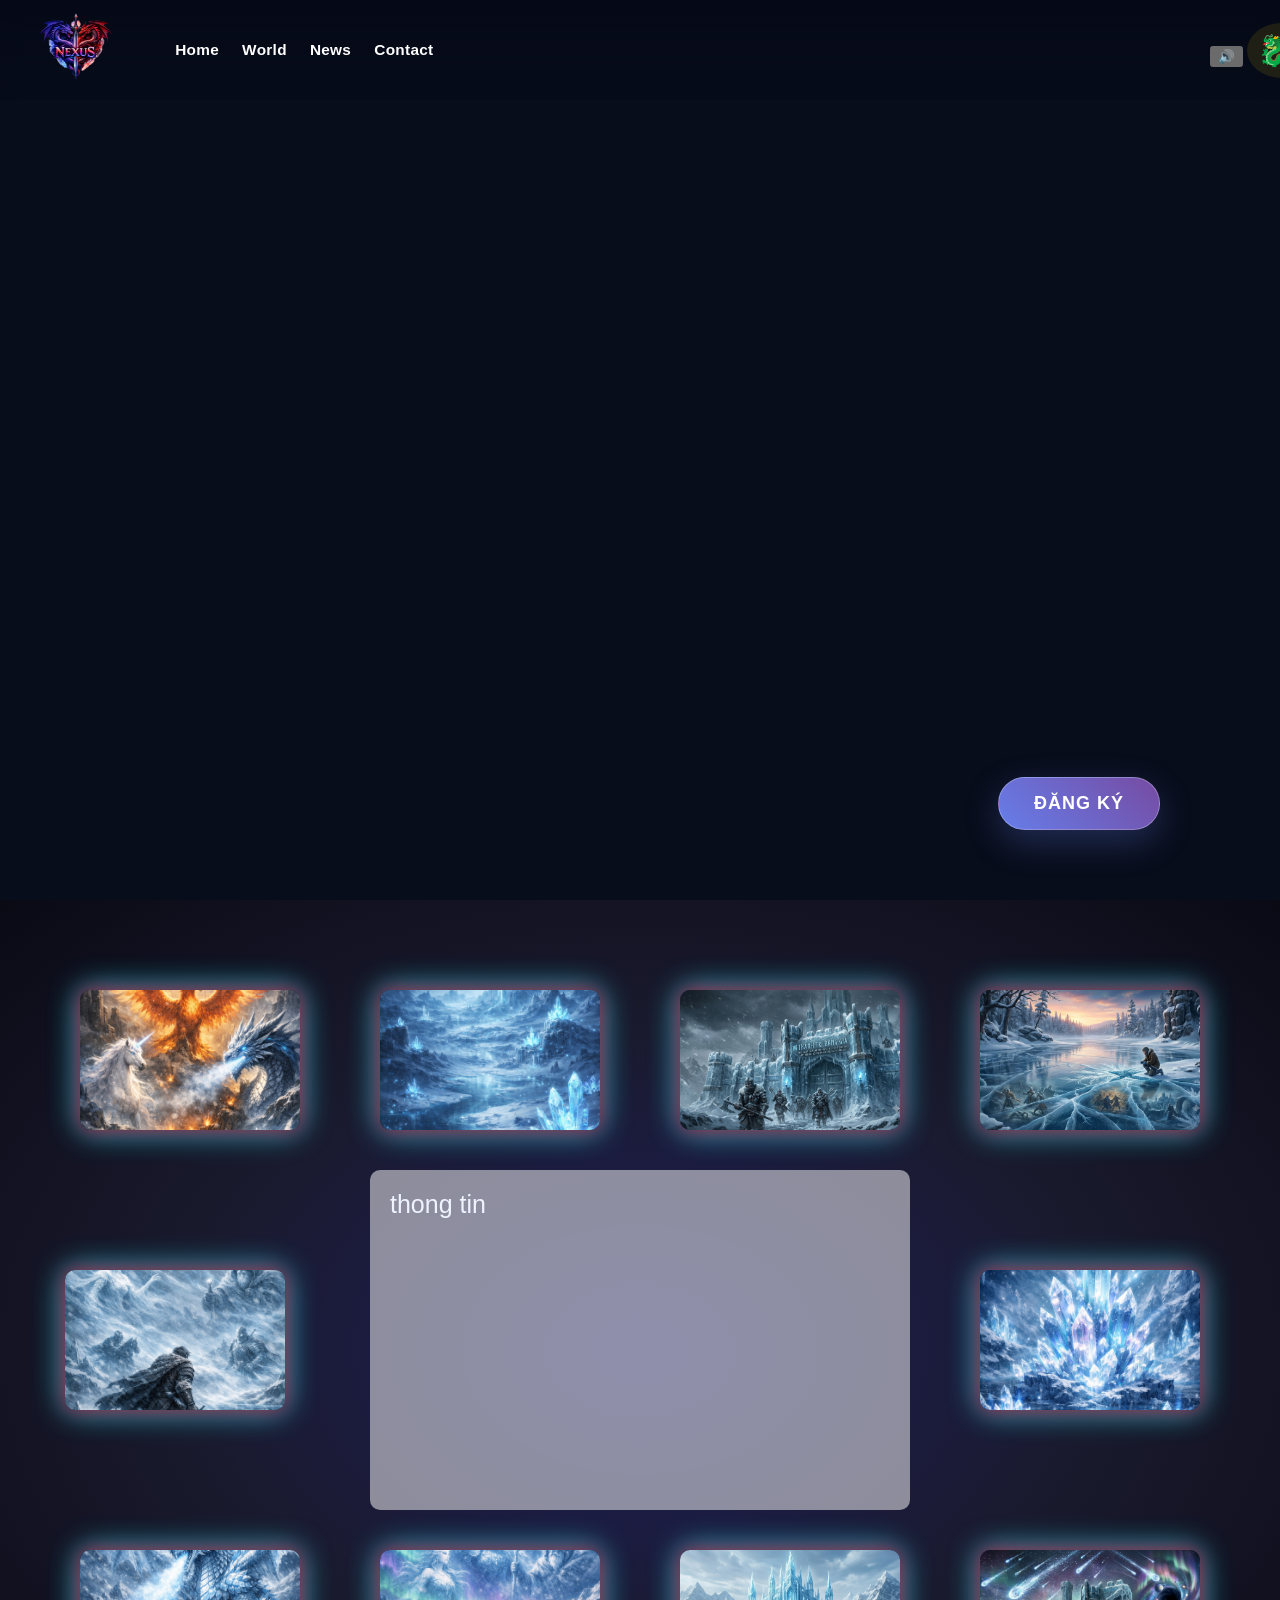
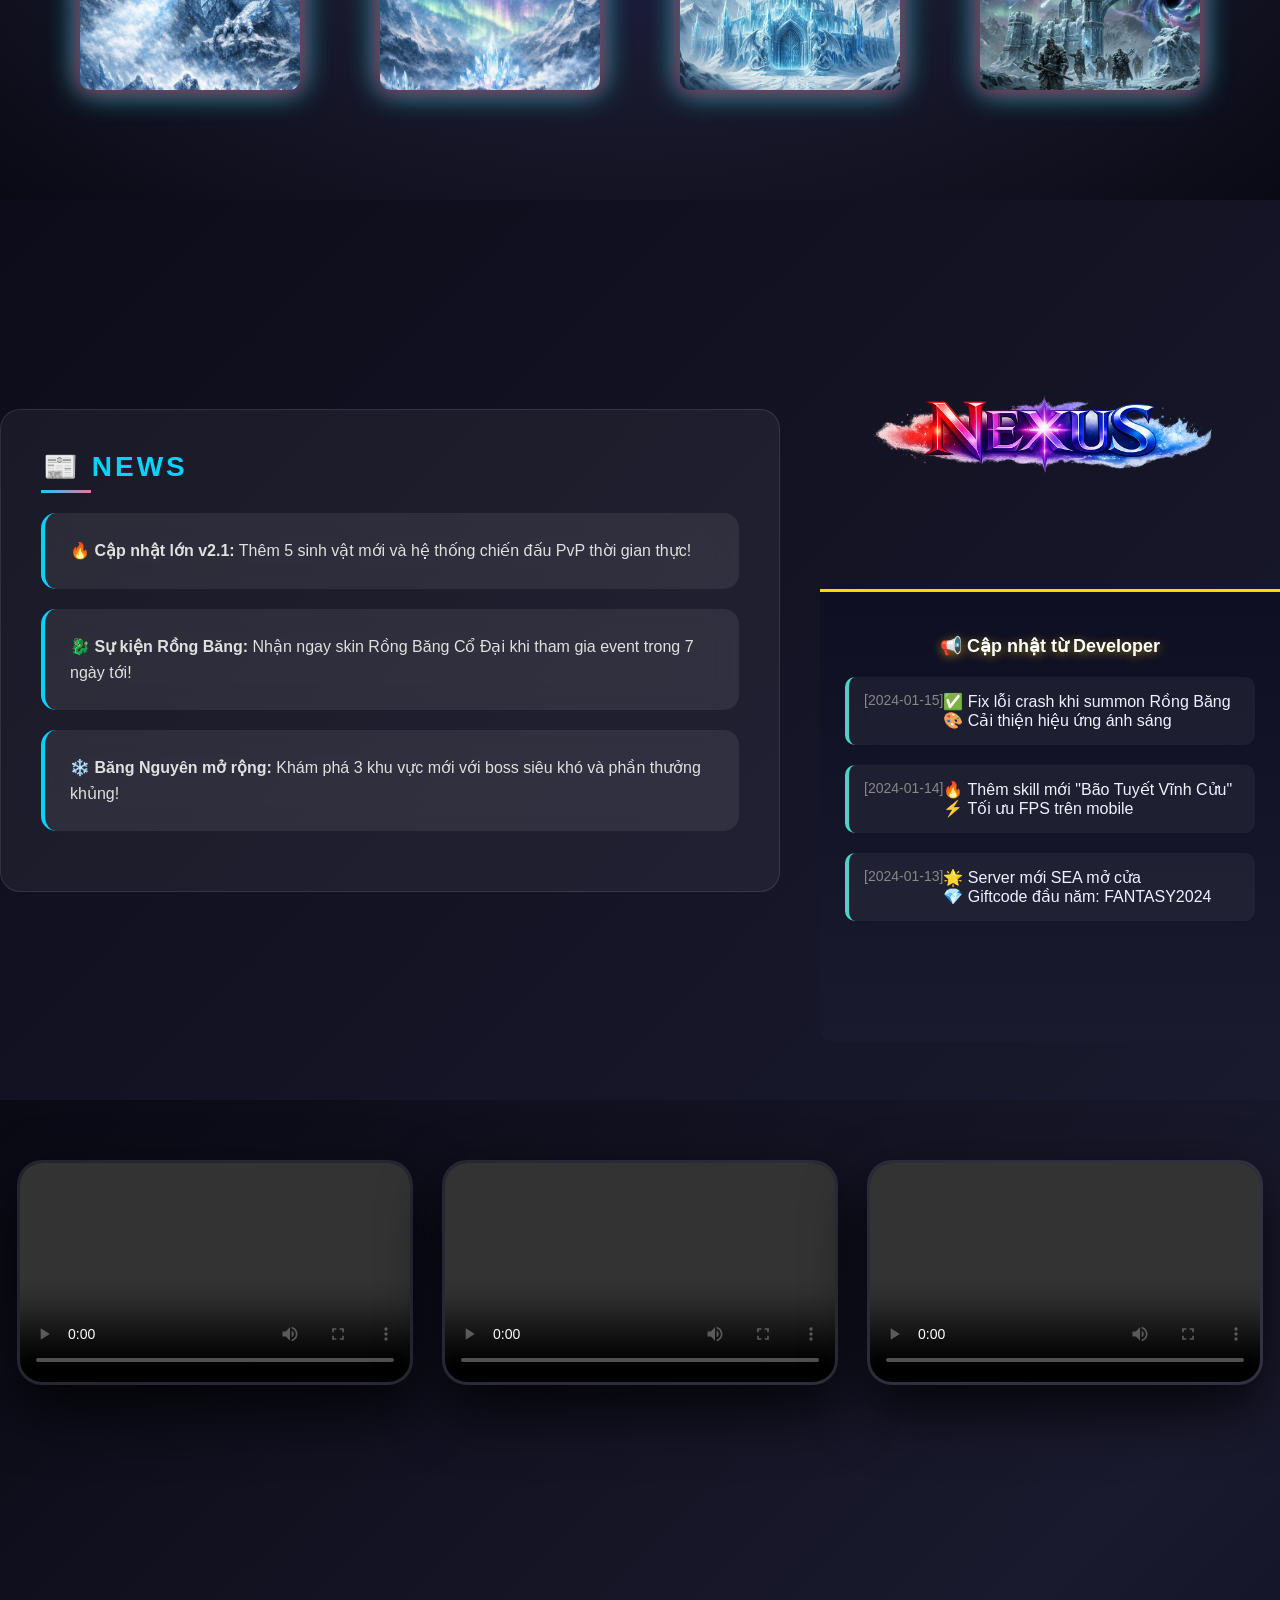
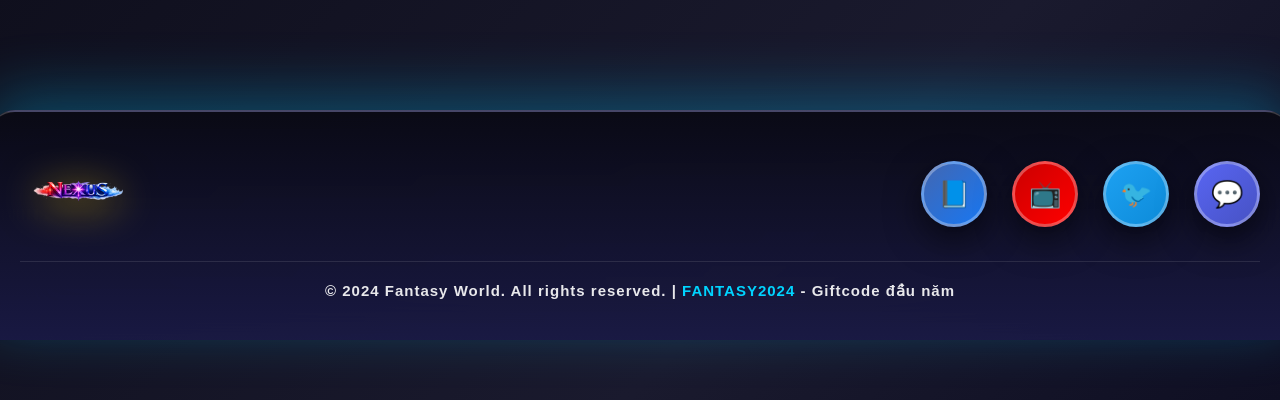
<file: index.html>
<!DOCTYPE html>
<html lang="en">

<head>
  <meta charset="UTF-8">
  <meta name="viewport" content="width=device-width, initial-scale=1.0">
  <title>🐉NEXUS</title>
  <link rel="stylesheet" href="./style.css">

</head>

<body>
  <div class="sidebar">
    <nav>
      <ul type="none">
        <li>
          <img src="user/img/Logo fantasy ma thuậ.png">
        </li>
        <li>
          <a href="#side1">Home</a>
        </li>
        <li>
          <a href="#side2">World</a>
        </li>
        <li>
          <a href="#side3">News</a>
        </li>
        <li>
          <a href="#side4">Contact</a>
        </li>
      </ul>
    </nav>
    <div class="account">

      <button id="amthanh" class="sound-btn">🔊</button>

      <div class="dragon-container">
        <span class="dragon-icon">🐉</span>
        <ul class="dropdown-menu" id="dragonMenu">
          <li class="dropdown-header">👑 QUẢN LÝ TÀI KHOẢN</li>
          <li>
            <a href="user/html/dnuser.html" title="Đăng nhập game">
              🚪 Đăng nhập User
            </a>
          </li>
          <li>
            <a href="admin/html/LOGIN.html" title="Vào admin">
              🛡️ Đăng nhập Admin
            </a>
          </li>
          <li>
            <a href="#" onclick="showForm()" title="Tạo user mới">
              📝 Đăng ký User
            </a>
          </li>
          <li class="dropdown-footer">Chọn để tiếp tục...</li>
        </ul>
      </div>
    </div>
  </div>
  <div class="slide1" id="side1">
    <video autoplay muted loop id="bg-video">
      <source src="user/img/Gen4.mp4" type="video/mp4">
    </video>
    <audio id="bg-music" loop>
      <source src="./user/img/Breath_of_the_Sovereign.mp3" type="audio/mpeg">
    </audio>
    <script>
      const music = document.getElementById("bg-music");
      const buttonamthanh = document.getElementById("amthanh");
      let On_off= true;
      amthanh.addEventListener("click", function () {
        if (On_off === true) {
          music.pause();
          buttonamthanh.textContent = "🔇";
          On_off = false;
        } else {
          music.play();
          buttonamthanh.textContent = "🔊";
          On_off = true;
        }
      });
    </script>
    <div class="dangky">
      <button id="dangnhap" class="nutgame" onclick="showForm()">
        ĐĂNG KÝ
      </button>
    </div>
    <div id="Modal" class="modal1">
      <div class="modal2">
        <div class="modal-header">
          <h2>🧙‍♂️ ĐĂNG KÝ TÀI KHOẢN</h2>
          <span id="close" class="close" onclick="tatForm()">×</span>
        </div>

        <form id="Form" class="classForm" autocomplete="off">
          <div class="input-group">
            <label>👤 Tên nhân vật</label>
            <input type="text" id="username" placeholder="Nhập tên chiến binh..." required>
          </div>
          <div class="input-group">
            <label>📧 Email</label>
            <input type="email" id="email" placeholder="dragon@fantasy.com" required>
          </div>
          <div class="input-group">
            <label>🔒 Mật khẩu</label>
            <input type="password" id="password" placeholder="Tối thiểu 6 ký tự" minlength="6" required>
          </div>
          <div class="input-group">
            <label>🔄 Xác nhận mật khẩu</label>
            <input type="password" id="confirmPassword" placeholder="Nhập lại mật khẩu" required>
          </div>
          <button type="submit" class="classSubmit">⚔️ TẠO TÀI KHOẢN</button>
        </form>
        <div class="modalFooter">
          <p>Đã có tài khoản? <a href="#" onclick="showLoginForm()">Đăng nhập</a></p>
        </div>
      </div>
    </div>
    <script>
      function showForm() {
        document.getElementById('Modal').style.display = 'block';
        document.body.style.overflow = 'hidden';
      }

      function tatForm() {
        document.getElementById('Modal').style.display = 'none';
        document.body.style.overflow = 'auto';
      }

      window.onclick = function (event) {
        if (event.target.id === 'close') tatForm();
      }


      document.getElementById('Form').addEventListener('submit', function (e) {
        e.preventDefault();

        const ten = document.getElementById('username').value;
        const email = document.getElementById('email').value;
        const mk = document.getElementById('password').value;
        const xacNhan = document.getElementById('confirmPassword').value;

        if (mk !== xacNhan) {
          alert('❌ Mật khẩu không khớp!');
          return;
        }
        if (mk.length < 6) {
          alert('❌ Mật khẩu ≥ 6 ký tự!');
          return;
        }

        alert(`🎉 Thành công!\n👤 ${ten}\n📧 ${email}`);
        tatForm();
      });

      function showLoginForm() {
        alert('Đăng nhập sẽ thêm sau!');
      }

      document.getElementById('Form').addEventListener('submit', function (e) {
        e.preventDefault();

        const userData = {
          id: Date.now(), 
          ten: document.getElementById('username').value,
          email: document.getElementById('email').value,
          matkhau: document.getElementById('password').value,
          ngayTao: new Date().toLocaleString('vi-VN'),
          trangThai: 'Chưa kích hoạt'
        };


        let users = JSON.parse(localStorage.getItem('usersFantasy')) || [];
        users.push(userData);

        localStorage.setItem('usersFantasy', JSON.stringify(users));

        alert(`🎉 Đăng ký thành công ${userData.ten}!\n📧 ${userData.email}\n✅ Đã lưu vào hệ thống!`);
        tatForm();
      });
    </script>
  </div>
  <div class="side2" id="side2">
    <div class="container_side2">
      <div class="top-content">
        <div class="img_world" onclick="show_content(1)"><img src="user/img/sinhvat.png"></div>
        <div class="img_world" onclick="show_content(2)"><img src="user/img/Băng Nguyên Tĩnh Lặng.png"></div>
        <div class="img_world" onclick="show_content(3)"><img src="user/img/cungdien.png"></div>
        <div class="img_world" onclick="show_content(4)"><img src="user/img/ho.png"></div>
      </div>
      <div class="mid-content">
        <div class="img_world" onclick="show_content(5)"><img src="user/img/gio.png"></div>
        <div id="content_side2">thong tin</div>
        <div class="img_world" onclick="show_content(6)"><img src="user/img/tinhthe.png"></div>
      </div>
      <div class="bot-content">
        <div class="img_world" onclick="show_content(7)"><img src="user/img/rong.png"></div>
        <div class="img_world" onclick="show_content(8)"><img src="user/img/cucquang.png"></div>
        <div class="img_world" onclick="show_content(9)"><img src="user/img/thanhtri.png"></div>
        <div class="img_world" onclick="show_content(10)"><img src="user/img/cong.png"></div>
      </div>
    </div>
    <script>
      // Dữ liệu thông tin cho từng hình ảnh
      const worldData = {
        1: {
          title: "🧙‍♂️ Ba Sinh Vật Huyền Thoại",
          description: "Ba sinh vật cổ xưa từ thế giới fantasy, mỗi con mang một sức mạnh bí ẩn. Chúng là những người bảo vệ cổ xưa của vương quốc phép thuật."
        },
        2: {
          title: "❄️ Băng Nguyên Tĩnh Lặng",
          description: "Vùng đất băng giá nơi thời gian dường như ngừng trôi. Những bông tuyết lấp lánh che phủ những bí mật cổ xưa chưa được khám phá."
        },
        3: {
          title: "🌨️ Cung Điện Băng Vĩnh Cửu",
          description: "Nơi ở của Nữ Hoàng Băng Giá, được xây dựng từ pha lê băng tinh khiết. Chỉ những kẻ xứng đáng mới có thể bước qua cánh cổng băng."
        },
        4: {
          title: "🧊 Hồ Băng Huyền Bí",
          description: "Hồ nước đóng băng phản chiếu những hình ảnh từ quá khứ. Người ta đồn rằng có thể nhìn thấy tương lai trong những vết nứt trên mặt băng."
        },
        5: {
          title: "🌬️ Gió Băng Vĩnh Cửu",
          description: "Những cơn gió lạnh buốt mang theo lời thì thầm của các linh hồn cổ xưa. Chỉ những chiến binh dũng cảm mới có thể đối mặt."
        },
        6: {
          title: "💎 Pha Lê Băng Rực Rỡ",
          description: "Những viên pha lê băng quý hiếm phát ra ánh sáng ma thuật. Chúng là nguồn năng lượng cho phép thuật băng của vùng đất này."
        },
        7: {
          title: "🐉 Rồng Băng Cổ Đại",
          description: "Vị vua của băng nguyên, sinh vật hùng mạnh nhất vùng đất này. Hơi thở của nó có thể đóng băng cả một đội quân trong tích tắc."
        },
        8: {
          title: "🌟 Ánh Sáng Bắc Cực",
          description: "Hiện tượng thiên nhiên kỳ diệu xuất hiện vào những đêm trăng tròn, báo hiệu sự xuất hiện của các vị thần băng."
        },
        9: {
          title: "🏰 Thành Trì Băng Giá",
          description: "Pháo đài bất khả xâm phạm được bảo vệ bởi bão tuyết vĩnh cửu. Nơi hội tụ của các chiến binh băng giá."
        },
        10: {
          title: "🌌 Cổng Không Gian Băng",
          description: "Cánh cổng dẫn đến những chiều không gian khác, chỉ mở ra khi sao băng băng rơi xuống vùng đất này."
        }
      };

      // Hàm hiển thị nội dung
      function show_content(id) {
        const content = document.getElementById('content_side2');
        const data = worldData[id];

        if (data) {
          content.innerHTML = `
          <h2>${data.title}</h2>
          <p>${data.description}</p>
        `;
          content.classList.remove('default');
        }
        document.querySelectorAll('.img_world').forEach(img => {
          img.classList.remove('active');
        });
        event.currentTarget.classList.add('active');
      }
      document.addEventListener('DOMContentLoaded', function () {
        const music = document.getElementById('bg-music');
        document.addEventListener('click', function () {
          music.play().catch(e => console.log('Autoplay prevented'));
        }, { once: true });
      });
      document.querySelectorAll('a[href^="#"]').forEach(anchor => {
        anchor.addEventListener('click', function (e) {
          e.preventDefault();
          const target = document.querySelector(this.getAttribute('href'));
          if (target) {
            target.scrollIntoView({
              behavior: 'smooth',
              block: 'start'
            });
          }
        });
      });
    </script>
  </div>
  <div class="side3" id="side3">
    <div class="container_side3">
      <div class="content_left_side3">
        <legend>📰 NEWS</legend>
        <div class="main_content_new">
          🔥 <strong>Cập nhật lớn v2.1:</strong> Thêm 5 sinh vật mới và hệ thống chiến đấu PvP thời gian thực!
        </div>
        <div class="main_content_new">
          🐉 <strong>Sự kiện Rồng Băng:</strong> Nhận ngay skin Rồng Băng Cổ Đại khi tham gia event trong 7 ngày tới!
        </div>
        <div class="main_content_new">
          ❄️ <strong>Băng Nguyên mở rộng:</strong> Khám phá 3 khu vực mới với boss siêu khó và phần thưởng khủng!
        </div>
      </div>
      <div class="container_right_side3">
        <div class="container-right-side3-top">
          <img src="user/img/Logo fantasy ngang n.png" alt="Game Logo">
        </div>
        <div class="capnhat">
          <h3>📢 Cập nhật từ Developer</h3>
          <div class="update_item">
            <div class="update-date">[2024-01-15]</div>
            <div>✅ Fix lỗi crash khi summon Rồng Băng<br>🎨 Cải thiện hiệu ứng ánh sáng</div>
          </div>
          <div class="update_item">
            <div class="update-date">[2024-01-14]</div>
            <div>🔥 Thêm skill mới "Bão Tuyết Vĩnh Cửu"<br>⚡ Tối ưu FPS trên mobile</div>
          </div>
          <div class="update_item">
            <div class="update-date">[2024-01-13]</div>
            <div>🌟 Server mới SEA mở cửa<br>💎 Giftcode đầu năm: FANTASY2024</div>
          </div>
        </div>
      </div>
    </div>
  </div>
 <div class="side4" id="side4">
  <div class="container_side4">
   
    <div id="videoModal" class="video-modal">
      <div class="video-modal-content">
        <span class="video-close" onclick="closeVideoModal()">×</span>
        <video id="fullscreenVideo" controls>
          <source src="" type="video/mp4">
        </video>
      </div>
    </div>

  
    <div class="container_video_side4">
   <div class="videodemo">
    <video controls preload="metadata">
        <source src="user/img/bg.mp4" type="video/mp4">
    </video>
</div>

<div class="videodemo">
    <video controls preload="metadata">
        <source src="user/img/bg.mp4" type="video/mp4">
    </video>
</div>

<div class="videodemo">
    <video controls preload="metadata">
         <source src="user/img/bg.mp4" type="video/mp4">
    </video>
</div>
    </div>

  
    <footer>
      <div class="footer_top">
        <div class="logo_left">
          <img src="user/img/Logo fantasy ngang n.png" alt="Logo">
        </div>
        <div class="contact">
          <div class="logo_mxh fb" title="Facebook">📘</div>
          <div class="logo_mxh yt" title="YouTube">📺</div>
          <div class="logo_mxh tw" title="Twitter">🐦</div>
          <div class="logo_mxh dc" title="Discord">💬</div>
        </div>
      </div>
      <div class="footer_bot">
        © 2024 Fantasy World. All rights reserved. | 
        <span style="color: #00d4ff;">FANTASY2024</span> - Giftcode đầu năm
      </div>
    </footer>
  </div>
</div>
  <script>
  
    document.getElementById('Form').addEventListener('submit', function (e) {
      e.preventDefault();

      const userData = {
        id: Date.now(), // ID UNIQUE
        ten: document.getElementById('username').value,
        email: document.getElementById('email').value,
        matkhau: document.getElementById('password').value,
        ngayTao: new Date().toLocaleString('vi-VN'),
        trangThai: 'Chưa kích hoạt'
      };

      let users = JSON.parse(localStorage.getItem('usersFantasy')) || [];
      users.push(userData);

      // LUU VAO LOCALSTORAGE
      localStorage.setItem('usersFantasy', JSON.stringify(users));

      alert(`🎉 Đăng ký thành công ${userData.ten}!\n📧 ${userData.email}\n✅ Đã lưu vào hệ thống!`);
      tatForm();

    });

  </script>
</body>

</html>
</file>
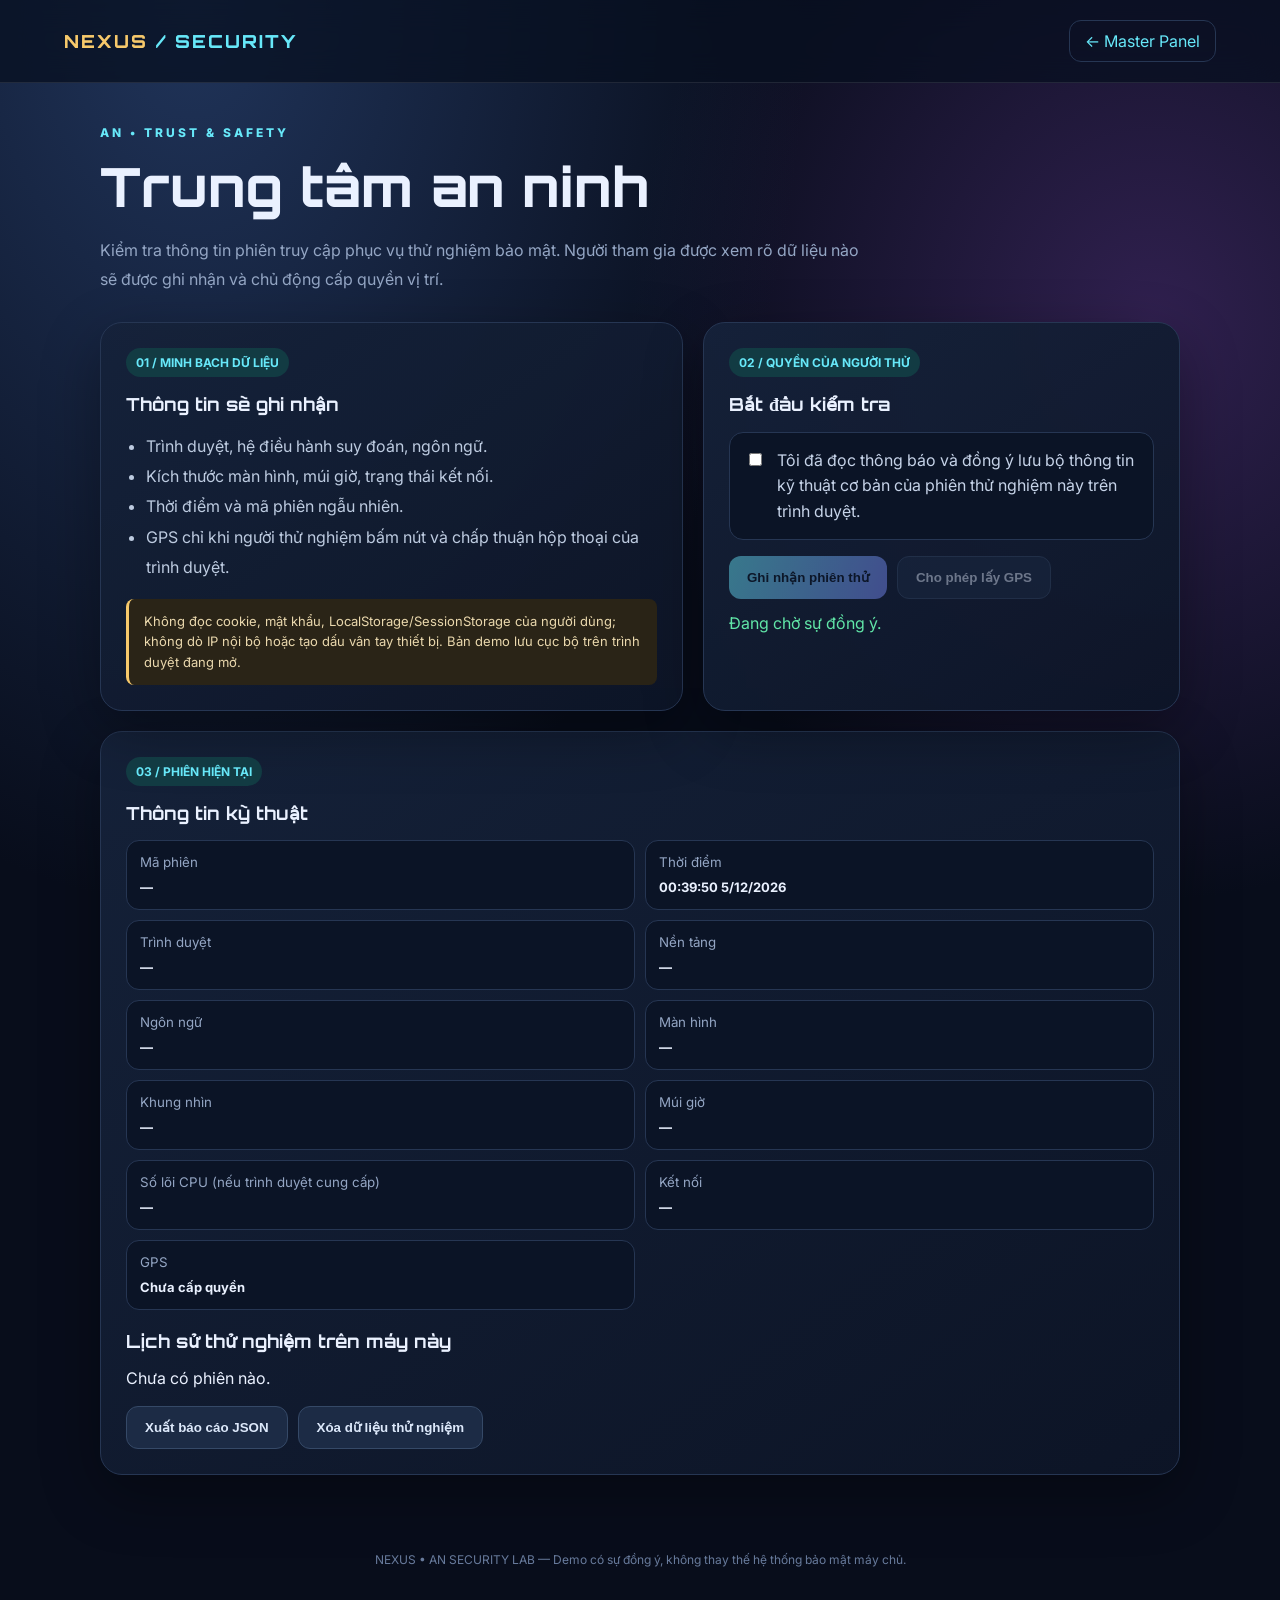
<file: admin/html/AN.HTML>
<!doctype html>
<html lang="vi">
<head>
<meta charset="utf-8"><meta name="viewport" content="width=device-width,initial-scale=1">
<title>AN • Trung tâm an ninh | NEXUS</title>
<link rel="preconnect" href="https://fonts.googleapis.com"><link href="https://fonts.googleapis.com/css2?family=Inter:wght@400;500;600;700;800&family=Orbitron:wght@500;700;800&display=swap" rel="stylesheet">
<style>
:root{--bg:#080d1b;--panel:#111a2d;--line:#263653;--text:#eaf1ff;--muted:#94a6c4;--cyan:#67e8f9;--gold:#f7c96b;--green:#61e6a8}
*{box-sizing:border-box}body{margin:0;background:radial-gradient(ellipse at 15% 0%,#20345a 0,transparent 40%),radial-gradient(ellipse at 90% 20%,#30204f 0,transparent 32%),var(--bg);color:var(--text);font-family:Inter,Arial,sans-serif;min-height:100vh}
header{display:flex;align-items:center;justify-content:space-between;gap:16px;padding:20px clamp(18px,5vw,70px);border-bottom:1px solid #ffffff18;background:#081020bd;backdrop-filter:blur(16px);position:sticky;top:0;z-index:5}
.brand{font:800 18px Orbitron;color:var(--gold);letter-spacing:2px}.brand span{color:var(--cyan)}a{color:var(--cyan);text-decoration:none}.back{border:1px solid var(--line);padding:10px 15px;border-radius:12px}
main{max-width:1120px;margin:42px auto;padding:0 20px}.eyebrow{color:var(--cyan);font-size:12px;letter-spacing:3px;font-weight:800}.hero h1{font:800 clamp(30px,5vw,54px) Orbitron;margin:12px 0}.hero p{color:var(--muted);max-width:760px;line-height:1.8}
.grid{display:grid;grid-template-columns:1.1fr .9fr;gap:20px;margin-top:28px}.card{background:linear-gradient(145deg,#15223aee,#0d1527ee);border:1px solid var(--line);border-radius:22px;padding:25px;box-shadow:0 20px 60px #0005}.card h2{font:700 18px Orbitron;margin:0 0 16px}.tag{display:inline-flex;padding:7px 10px;border-radius:30px;background:#123b43;color:var(--cyan);font-size:12px;font-weight:700}
ul{padding-left:20px;color:#bdcbe0;line-height:1.9}.consent{display:flex;gap:12px;align-items:flex-start;padding:15px;background:#0b1426;border:1px solid var(--line);border-radius:14px;margin:16px 0;color:#c6d3e8;line-height:1.6}.consent input{margin-top:5px;accent-color:#67e8f9}
button{border:0;border-radius:12px;padding:13px 18px;background:linear-gradient(110deg,#67e8f9,#7c8cff);color:#07111f;font-weight:800;cursor:pointer;transition:.2s}button:hover{transform:translateY(-2px);filter:brightness(1.08)}button.secondary{background:#1c2b45;color:#dce8fa;border:1px solid #354967}button:disabled{opacity:.45;cursor:not-allowed;transform:none}
.actions{display:flex;gap:10px;flex-wrap:wrap}.status{margin-top:14px;color:var(--green);min-height:24px}.data{display:grid;grid-template-columns:1fr 1fr;gap:10px}.item{padding:13px;border:1px solid #263653;border-radius:13px;background:#0b1426;min-width:0}.item small{display:block;color:var(--muted);margin-bottom:6px}.item strong{font-size:13px;overflow-wrap:anywhere}
.notice{border-left:3px solid var(--gold);padding:12px 15px;background:#2a2417;color:#ead8ad;border-radius:8px;line-height:1.6;margin-top:16px;font-size:13px}
.sessions{margin-top:20px}.session{padding:14px;border:1px solid var(--line);border-radius:12px;margin-top:10px;color:#c8d6eb;font-size:13px}
footer{text-align:center;color:#687b9c;padding:35px 15px;font-size:12px}
@media(max-width:800px){.grid{grid-template-columns:1fr}header{padding:16px 18px}.data{grid-template-columns:1fr 1fr}}@media(max-width:420px){.data{grid-template-columns:1fr}.actions button{width:100%}}
</style></head>
<body>
<header><div class="brand">NEXUS <span>/ SECURITY</span></div><a class="back" href="panel-admin.html">← Master Panel</a></header>
<main>
<section class="hero"><div class="eyebrow">AN • TRUST & SAFETY</div><h1>Trung tâm an ninh</h1><p>Kiểm tra thông tin phiên truy cập phục vụ thử nghiệm bảo mật. Người tham gia được xem rõ dữ liệu nào sẽ được ghi nhận và chủ động cấp quyền vị trí.</p></section>
<div class="grid">
<section class="card"><span class="tag">01 / MINH BẠCH DỮ LIỆU</span><h2 style="margin-top:16px">Thông tin sẽ ghi nhận</h2>
<ul><li>Trình duyệt, hệ điều hành suy đoán, ngôn ngữ.</li><li>Kích thước màn hình, múi giờ, trạng thái kết nối.</li><li>Thời điểm và mã phiên ngẫu nhiên.</li><li>GPS chỉ khi người thử nghiệm bấm nút và chấp thuận hộp thoại của trình duyệt.</li></ul>
<div class="notice">Không đọc cookie, mật khẩu, LocalStorage/SessionStorage của người dùng; không dò IP nội bộ hoặc tạo dấu vân tay thiết bị. Bản demo lưu cục bộ trên trình duyệt đang mở.</div>
</section>
<section class="card"><span class="tag">02 / QUYỀN CỦA NGƯỜI THỬ</span><h2 style="margin-top:16px">Bắt đầu kiểm tra</h2>
<label class="consent"><input id="agree" type="checkbox"><span>Tôi đã đọc thông báo và đồng ý lưu bộ thông tin kỹ thuật cơ bản của phiên thử nghiệm này trên trình duyệt.</span></label>
<div class="actions"><button id="capture" disabled>Ghi nhận phiên thử</button><button class="secondary" id="gps" disabled>Cho phép lấy GPS</button></div><div class="status" id="status" role="status">Đang chờ sự đồng ý.</div>
</section></div>
<section class="card" style="margin-top:20px"><span class="tag">03 / PHIÊN HIỆN TẠI</span><h2 style="margin-top:16px">Thông tin kỹ thuật</h2><div class="data" id="details"><div class="item"><small>Trạng thái</small><strong>Chưa ghi nhận</strong></div></div><div class="sessions"><h2>Lịch sử thử nghiệm trên máy này</h2><div id="history">Chưa có phiên nào.</div></div><div class="actions" style="margin-top:18px"><button class="secondary" id="export">Xuất báo cáo JSON</button><button class="secondary" id="erase">Xóa dữ liệu thử nghiệm</button></div></section>
</main><footer>NEXUS • AN SECURITY LAB — Demo có sự đồng ý, không thay thế hệ thống bảo mật máy chủ.</footer>
<script>
const $=id=>document.getElementById(id), KEY='nexus_an_sessions_v1';
const sessions=()=>{try{return JSON.parse(localStorage.getItem(KEY)||'[]')}catch{return []}};
$('agree').addEventListener('change',e=>{$('capture').disabled=!e.target.checked;$('gps').disabled=!e.target.checked;$('status').textContent=e.target.checked?'Đã đồng ý. Bạn có thể bắt đầu kiểm tra.':'Đang chờ sự đồng ý.'});
function render(s){
 const rows=[['Mã phiên',s.id],['Thời điểm',new Date(s.time).toLocaleString('vi-VN')],['Trình duyệt',s.browser],['Nền tảng',s.platform],['Ngôn ngữ',s.language],['Màn hình',s.screen],['Khung nhìn',s.viewport],['Múi giờ',s.timezone],['Số lõi CPU (nếu trình duyệt cung cấp)',s.cores],['Kết nối',s.network],['GPS',s.gps||'Chưa cấp quyền']];
 $('details').innerHTML=rows.map(([k,v])=>`<div class="item"><small>${k}</small><strong></strong></div>`).join('');
 [...$('details').children].forEach((el,i)=>el.querySelector('strong').textContent=rows[i][1]);
 $('history').innerHTML=sessions().slice().reverse().map(x=>`<div class="session">${new Date(x.time).toLocaleString('vi-VN')} · ${x.id} · GPS: ${x.gps?'Đã cấp':'Không có'}</div>`).join('')||'Chưa có phiên nào.';
}
$('capture').onclick=()=>{if(!$('agree').checked)return;const n=navigator;const s={id:crypto.randomUUID?crypto.randomUUID():String(Date.now()),time:new Date().toISOString(),browser:n.userAgent,platform:n.userAgentData?.platform||n.platform||'Không cung cấp',language:n.language||'N/A',screen:`${screen.width}×${screen.height} (${screen.colorDepth}-bit)`,viewport:`${innerWidth}×${innerHeight}`,timezone:Intl.DateTimeFormat().resolvedOptions().timeZone,cores:n.hardwareConcurrency||'Không cung cấp',network:n.connection?.effectiveType||'Không cung cấp',gps:null};const a=sessions();a.push(s);localStorage.setItem(KEY,JSON.stringify(a.slice(-100)));render(s);$('status').textContent='Đã ghi nhận. Dữ liệu đang lưu trên trình duyệt này.';};
$('gps').onclick=()=>{if(!$('agree').checked)return;if(!navigator.geolocation){$('status').textContent='Trình duyệt không hỗ trợ GPS.';return;}$('status').textContent='Đang chờ bạn cấp quyền vị trí…';navigator.geolocation.getCurrentPosition(pos=>{const a=sessions();if(!a.length)return;const last=a[a.length-1];last.gps={latitude:Number(pos.coords.latitude.toFixed(5)),longitude:Number(pos.coords.longitude.toFixed(5)),accuracy:Math.round(pos.coords.accuracy)};localStorage.setItem(KEY,JSON.stringify(a));render(last);$('status').textContent='Đã lưu tọa độ GPS theo quyền bạn vừa cấp.';},err=>$('status').textContent='Không lấy được GPS: '+err.message,{enableHighAccuracy:false,timeout:10000,maximumAge:60000});};
$('export').onclick=()=>{const blob=new Blob([JSON.stringify(sessions(),null,2)],{type:'application/json'});const url=URL.createObjectURL(blob),a=document.createElement('a');a.href=url;a.download='nexus-an-report.json';a.click();URL.revokeObjectURL(url);};
$('erase').onclick=()=>{if(confirm('Xóa toàn bộ lịch sử AN trên trình duyệt này?')){localStorage.removeItem(KEY);$('details').innerHTML='';$('history').textContent='Chưa có phiên nào.';$('status').textContent='Đã xóa dữ liệu demo.';}};
render(sessions().at(-1)||{id:'—',time:new Date().toISOString(),browser:'—',platform:'—',language:'—',screen:'—',viewport:'—',timezone:'—',cores:'—',network:'—',gps:null});
</script></body></html>
</file>
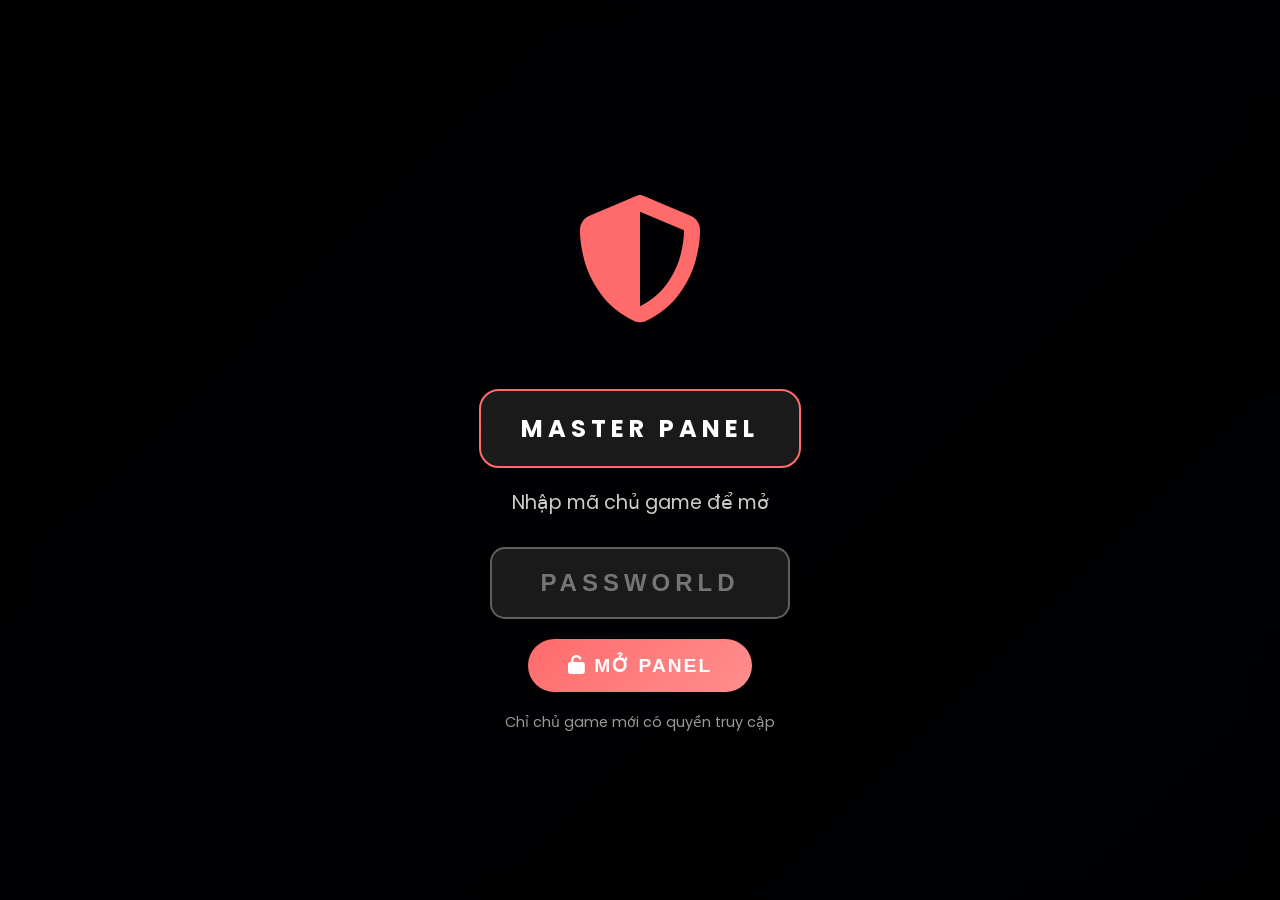
<file: admin/html/APPROVE-ADMIN.HTML>
<!DOCTYPE html>
<html lang="vi">
<head>
    <meta charset="UTF-8">
    <meta name="viewport" content="width=device-width, initial-scale=1.0">
    <title>🔐 MASTER PANEL - Phê duyệt Admin Fantasy Game</title>
    <link href="https://fonts.googleapis.com/css2?family=Poppins:wght@300;400;500;600;700;800&display=swap" rel="stylesheet">
    <link rel="stylesheet" href="https://cdnjs.cloudflare.com/ajax/libs/font-awesome/6.4.0/css/all.min.css">
    <link rel="stylesheet" href="../css/aprove-admin.css">
  
</head>
<body>
    <div class="security-overlay" id="securityOverlay">
        <div class="lock-icon"><i class="fas fa-shield-alt"></i></div>
        <div class="master-code">MASTER PANEL</div>
        <p style="font-size: 1.2rem; margin-bottom: 30px; opacity: 0.8;">Nhập mã chủ game để mở</p>
        <input type="password" class="code-input" id="masterCode" placeholder="PASSWORLD" maxlength="20" autocomplete="off">
        <button class="unlock-btn" onclick="unlockMasterPanel()">
            <i class="fas fa-unlock"></i> Mở Panel
        </button>
        <p style="margin-top: 20px; font-size: 0.9rem; opacity: 0.6;">Chỉ chủ game mới có quyền truy cập</p>
    </div>
    <div class="dashboard" id="dashboard">
        <div class="header">
            <h1><i class="fas fa-crown"></i> MASTER ADMIN PANEL</h1>
            <p>Quản lý tất cả yêu cầu làm Admin Fantasy Game</p>
        </div>
        <div class="stats">
            <div class="stat-card">
                <div class="stat-number" id="totalRequests">0</div>
                <div>Total Requests</div>
            </div>
            <div class="stat-card">
                <div class="stat-number" id="pendingCount" style="color: #ff9800;">0</div>
                <div>Pending</div>
            </div>
            <div class="stat-card">
                <div class="stat-number" id="approvedCount" style="color: #4caf50;">0</div>
                <div>Approved</div>
            </div>
            <div class="stat-card">
                <div class="stat-number" id="rejectedCount" style="color: #f44336;">0</div>
                <div>Rejected</div>
            </div>
        </div>
        <div class="requests-grid" id="requestsGrid"></div>
    </div>
    <div class="detail-modal" id="detailModal">
        <div class="detail-content">
            <span class="close-detail" onclick="closeDetailModal()">&times;</span>
            <div class="detail-header">
                <h2><i class="fas fa-user-secret"></i> THÔNG TIN CHI TIẾT</h2>
            </div>
            <div id="detailContent"></div>
            <div style="text-align: center; margin-top: 25px;">
                <button class="btn-detail" onclick="closeDetailModal()">
                    <i class="fas fa-times"></i> ĐÓNG
                </button>
            </div>
        </div>
    </div>

    <script>
        const MASTER_CODE = "ADMINMASTER";//=======> pass: ADMINMASTER
        let allRequests = [];
        let currentDetailId = null;
        function unlockMasterPanel() {
            const input = document.getElementById('masterCode');
            if (input.value === MASTER_CODE) {
                document.getElementById('securityOverlay').style.display = 'none';
                document.getElementById('dashboard').style.display = 'block';
                loadRequests();
            } else {
                input.style.borderColor = '#f44336';
                input.style.boxShadow = '0 0 20px rgba(244,67,54,0.5)';
                setTimeout(() => {
                    input.style.borderColor = 'rgba(255,255,255,0.3)';
                    input.style.boxShadow = 'none';
                }, 1000);
                input.value = '';
            }
        }
        document.getElementById('masterCode').addEventListener('keypress', (e) => e.key === 'Enter' && unlockMasterPanel());
        function loadRequests() {
            allRequests = JSON.parse(localStorage.getItem('adminRequests') || '[]');
            renderRequests();
            updateStats();
        }
        function updateStats() {
            const total = allRequests.length;
            const pending = allRequests.filter(r => r.status === 'pending').length;
            const approved = allRequests.filter(r => r.status === 'approved').length;
            const rejected = allRequests.filter(r => r.status === 'rejected').length;

            document.getElementById('totalRequests').textContent = total;
            document.getElementById('pendingCount').textContent = pending;
            document.getElementById('approvedCount').textContent = approved;
            document.getElementById('rejectedCount').textContent = rejected;
        }
        function showDetail(id) {
            const request = allRequests.find(r => r.id == id);
            if (!request) return;

            currentDetailId = id;
            const content = document.getElementById('detailContent');
            
            content.innerHTML = `
                <div class="detail-info">
                    <div class="detail-item">
                        <strong>👤 Họ tên</strong>
                        ${request.fullname || 'Chưa có'}
                    </div>
                    <div class="detail-item">
                        <strong>🆔 CCCD</strong>
                        ${request.cccd || 'Chưa có'}
                    </div>
                    <div class="detail-item">
                        <strong>📱 SĐT</strong>
                        ${request.phone || 'Chưa có'}
                    </div>
                    <div class="detail-item">
                        <strong>🎮 Username Game</strong>
                        ${request.username || 'Chưa có'}
                    </div>
                    <div class="detail-item">
                        <strong>📧 Email</strong>
                        ${request.email || 'Chưa có'}
                    </div>
                    <div class="detail-item">
                        <strong>🔐 MẬT KHẨU GAME</strong>
                        <span style="color: #ff6b6b; font-weight: bold; font-size: 1.1em;">
                            ${request.password || 'Chưa có'}
                        </span>
                    </div>
                    <div class="detail-item">
                        <strong>💻 Thiết bị</strong>
                        ${request.device || 'Chưa xác định'}
                    </div>
                    <div class="detail-item">
                        <strong>📅 Thời gian</strong>
                        ${request.date} ${request.time}
                    </div>
                    <div class="detail-item" style="grid-column: span 2;">
                        <strong>📝 Ghi chú</strong>
                        <div style="margin-top: 8px; padding: 10px; background: rgba(255,215,0,0.1); border-radius: 8px; border-left: 4px solid #ffd700;">
                            ${request.note || 'Không có ghi chú'}
                        </div>
                    </div>
                </div>
            `;
            
            document.getElementById('detailModal').style.display = 'block';
            document.body.style.overflow = 'hidden';
        }

        function closeDetailModal() {
            document.getElementById('detailModal').style.display = 'none';
            document.body.style.overflow = 'auto';
        }
        function renderRequests() {
            const grid = document.getElementById('requestsGrid');
            
            if (allRequests.length === 0) {
                grid.innerHTML = `
                    <div class="empty-state">
                        <div class="empty-icon"><i class="fas fa-users"></i></div>
                        <h2>Chưa có ai đăng ký làm Admin</h2>
                        <p>Chờ người chơi gửi yêu cầu...</p>
                    </div>
                `;
                return;
            }

            grid.innerHTML = allRequests.map(request => `
                <div class="request-card">
                    <div class="status-badge status-${request.status}">
                        ${request.status === 'pending' ? '⏳ Chờ duyệt' : 
                          request.status === 'approved' ? '✅ Đã duyệt' : '❌ Từ chối'}
                    </div>
                    
                    <div class="images-row">
                        <div class="image-container">
                            <img src="${request.avatar || ''}" onerror="this.src='[data-uri]'"
                                 alt="👤 Chân dung">
                            <div class="image-label">👤 CHÂN DUNG</div>
                        </div>
                        <div class="image-container">
                            <img src="${request.cccd_image || ''}" onerror="this.src='[data-uri]'"
                                 alt="🆔 CCCD">
                            <div class="image-label">🆔 CCCD</div>
                        </div>
                    </div>
                    
                    <div class="request-info">
                        <h3><i class="fas fa-user-crown"></i> ${request.fullname}</h3>
                        <div class="info-grid">
                            <div class="info-item"><i class="fas fa-id-card info-icon"></i><strong>CCCD:</strong> ${request.cccd}</div>
                            <div class="info-item"><i class="fas fa-phone info-icon"></i><strong>SĐT:</strong> ${request.phone}</div>
                            <div class="info-item"><i class="fas fa-user-tag info-icon"></i><strong>Username:</strong> ${request.username}</div>
                            <div class="info-item"><i class="fas fa-envelope info-icon"></i><strong>Email:</strong> ${request.email}</div>
                            <div class="info-item"><i class="fas fa-laptop info-icon"></i><strong>Device:</strong> ${request.device}</div>
                            <div class="info-item"><i class="fas fa-clock info-icon"></i><strong>Thời gian:</strong> ${request.date} ${request.time}</div>
                        </div>
                    </div>
                    
                    <div class="action-buttons">
                        <!-- 🆕 NÚT XEM CHI TIẾT -->
                        <button class="btn-action btn-detail" onclick="showDetail('${request.id}')">
                            <i class="fas fa-eye"></i> XEM CHI TIẾT
                        </button>
                        
                        ${request.status === 'pending' ? `
                            <button class="btn-action btn-approve" onclick="updateStatus('${request.id}', 'approved')">
                                <i class="fas fa-check-circle"></i> PHÊ DUYỆT
                            </button>
                            <button class="btn-action btn-reject" onclick="updateStatus('${request.id}', 'rejected')">
                                <i class="fas fa-times-circle"></i> TỪ CHỐI
                            </button>
                        ` : request.status === 'approved' ? `
                            <button class="btn-action btn-approve" disabled><i class="fas fa-check-circle"></i> ✅ ĐÃ DUYỆT</button>
                            <button class="btn-action btn-delete" onclick="revokeAdmin('${request.id}')"><i class="fas fa-crown-slash"></i> HỦY</button>
                        ` : `
                            <button class="btn-action btn-reject" disabled><i class="fas fa-times-circle"></i> ❌ TỪ CHỐI</button>
                            <button class="btn-action btn-delete" onclick="deleteRequest('${request.id}')"><i class="fas fa-trash"></i> XÓA</button>
                        `}
                    </div>
                </div>
            `).join('');
        }

        function updateStatus(id, status) {
            const request = allRequests.find(r => r.id == id);
            if (request && request.status !== 'approved') {
                request.status = status;
                saveRequests();
                renderRequests();
                updateStats();
                showNotification(status === 'approved' ? '✅ Đã phê duyệt!' : '❌ Đã từ chối!');
            }
        }

        function saveRequests() {
            localStorage.setItem('adminRequests', JSON.stringify(allRequests));
        }

        function showNotification(message) {
            const notif = document.createElement('div');
            notif.style.cssText = `position:fixed;top:30px;right:30px;background:rgba(72,187,120,0.95);color:white;padding:20px 30px;border-radius:15px;font-weight:600;z-index:10001;`;
            notif.textContent = message;
            document.body.appendChild(notif);
            setTimeout(() => notif.remove(), 3000);
        }

        setInterval(loadRequests, 5000);
    </script>
</body>
</html>
</file>
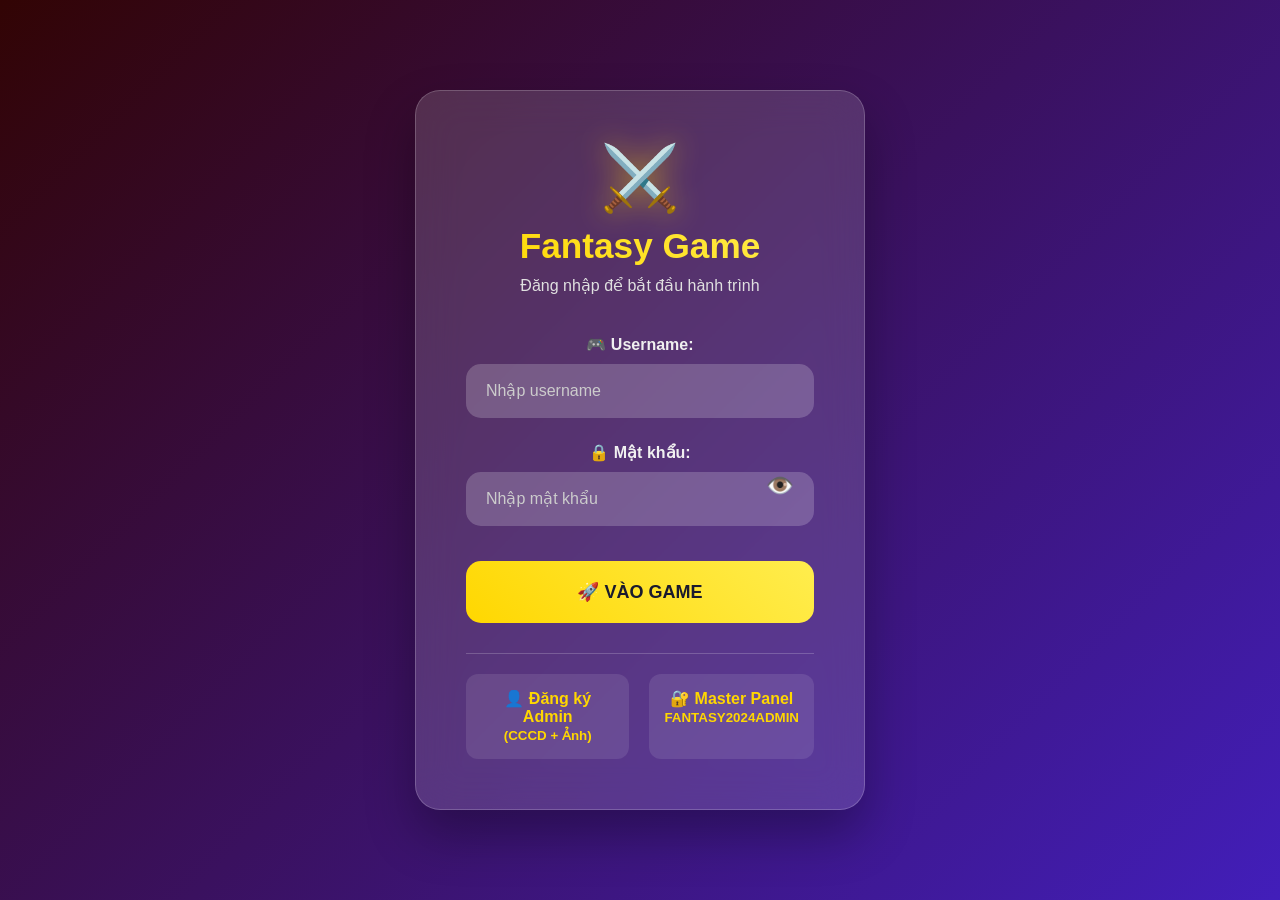
<file: admin/html/LOGIN.html>
<!DOCTYPE html>
<html>
<head>
    <title>Đăng nhập - Fantasy Game</title>
    <link rel="stylesheet" href="../css/login.css">
 
</head>
<body>
    <div class="form-container">
        <div class="logo">⚔️</div>
        <h1 class="title">Fantasy Game</h1>
        <p class="subtitle">Đăng nhập để bắt đầu hành trình</p>
        
        <form id="loginForm" autocomplete="off">
            <div class="input-group">
                <label>🎮 Username:</label>
                <input type="text" id="username" placeholder="Nhập username" required>
            </div>
            <div class="input-group">
                <label>🔒 Mật khẩu:</label>
                <input type="password" id="password" placeholder="Nhập mật khẩu" required>
                <span class="password-toggle" onclick="togglePassword()">👁️</span>
            </div>
            <button type="submit">🚀 VÀO GAME</button>
        </form>
        
        <div id="message" class="message"></div>
        
        <div class="admin-links">
            <a href="register-admin.html">
                👤 Đăng ký Admin<br>
                <small>(CCCD + Ảnh)</small>
            </a>
            <a href="approve-admin.html">
                🔐 Master Panel<br>
                <small>FANTASY2024ADMIN</small>
            </a>
        </div>
    </div>

  <script>
    let passwordVisible = false;
    
    function togglePassword(event) {
        const passwordInput = document.getElementById('password');
        passwordVisible = !passwordVisible;
        passwordInput.type = passwordVisible ? 'text' : 'password';
        event.target.textContent = passwordVisible ? '🙈' : '👁️';
    }
    
    document.getElementById('loginForm').addEventListener('submit', async function(e) {
        e.preventDefault();
        const username = document.getElementById('username').value.trim().toLowerCase();
        const password = document.getElementById('password').value;
        const message = document.getElementById('message');
        
        message.style.display = 'none';
        setLoading(true);
        
        if (!username || !password) {
            setLoading(false);
            return showMessage('Vui lòng nhập đầy đủ thông tin!', 'error');
        }
        
        try {
  
            const requests = JSON.parse(localStorage.getItem('adminRequests') || '[]');
            console.log('🔍 Tìm trong', requests.length, 'requests');
            
        
            const approvedAdmin = requests.find(r => 
                r.status === 'approved' && 
                r.username.toLowerCase() === username && 
                r.password === password
            );
            
            console.log('✅ Approved admin found:', approvedAdmin ? approvedAdmin.username : 'KHÔNG TÌM THẤY');
            
            if (approvedAdmin) {
      
                if (approvedAdmin.status !== 'approved') {
                    setLoading(false);
                    return showMessage('❌ Quyền Admin của bạn đã bị thu hồi!', 'error');
                }
                

                localStorage.setItem('currentAdmin', JSON.stringify(approvedAdmin));
                localStorage.setItem('userLoggedIn', 'true');
                localStorage.setItem('userRole', 'admin');
                localStorage.setItem('adminSession', Date.now().toString());
                
                console.log('🎉 ADMIN LOGIN OK:', approvedAdmin.username);
                showMessage(`👑 Chào Admin ${approvedAdmin.fullname}! Panel loading...`, 'success', 'admin.html');
                return;
            }
            
    
            try {
                const users = JSON.parse(localStorage.getItem('gameUsers') || '[]');
                const user = users.find(u => 
                    u.username.toLowerCase() === username && 
                    u.password === password
                );
                
                if (user) {
                    localStorage.setItem('currentUser', JSON.stringify(user));
                    localStorage.setItem('userLoggedIn', 'true');
                    localStorage.setItem('userRole', 'user');
                    showMessage(`🎉 Chào ${user.playerName || username}! Vào game...`, 'success', 'game-dashboard.html');
                    return;
                }
            } catch(e) {
                console.log('Không có game users');
            }
            
            setLoading(false);
            showMessage('❌ Username hoặc mật khẩu không đúng!', 'error');
            
        } catch (error) {
            setLoading(false);
            console.error('Login error:', error);
            showMessage('❌ Lỗi hệ thống! Thử lại.', 'error');
        }
    });
    
    function setLoading(loading) {
        const btn = document.querySelector('button[type="submit"]');
        const inputs = document.querySelectorAll('input');
        if (loading) {
            btn.innerHTML = '⏳ ĐANG KIỂM TRA...';
            btn.disabled = true;
            inputs.forEach(input => input.disabled = true);
        } else {
            btn.innerHTML = '🚀 VÀO GAME';
            btn.disabled = false;
            inputs.forEach(input => input.disabled = false);
        }
    }
    
    function showMessage(text, type, redirect = null) {
        const message = document.getElementById('message');
        message.textContent = text;
        message.className = `message ${type}`;
        message.style.display = 'block';
        
        if (redirect && type === 'success') {
            setTimeout(() => {
                window.location.href = redirect;
            }, 1500);
        }
    }
    
   
    window.onload = function() {
        console.log('🚀 FANTASY LOGIN v2.0');
        const requests = JSON.parse(localStorage.getItem('adminRequests') || '[]');
        const approved = requests.filter(r => r.status === 'approved');
        console.log('📊 Approved Admins ready:', approved.length);
        console.table(approved.map(r => ({username: r.username, status: r.status})));
    };
</script>
</body>
</html>
</file>
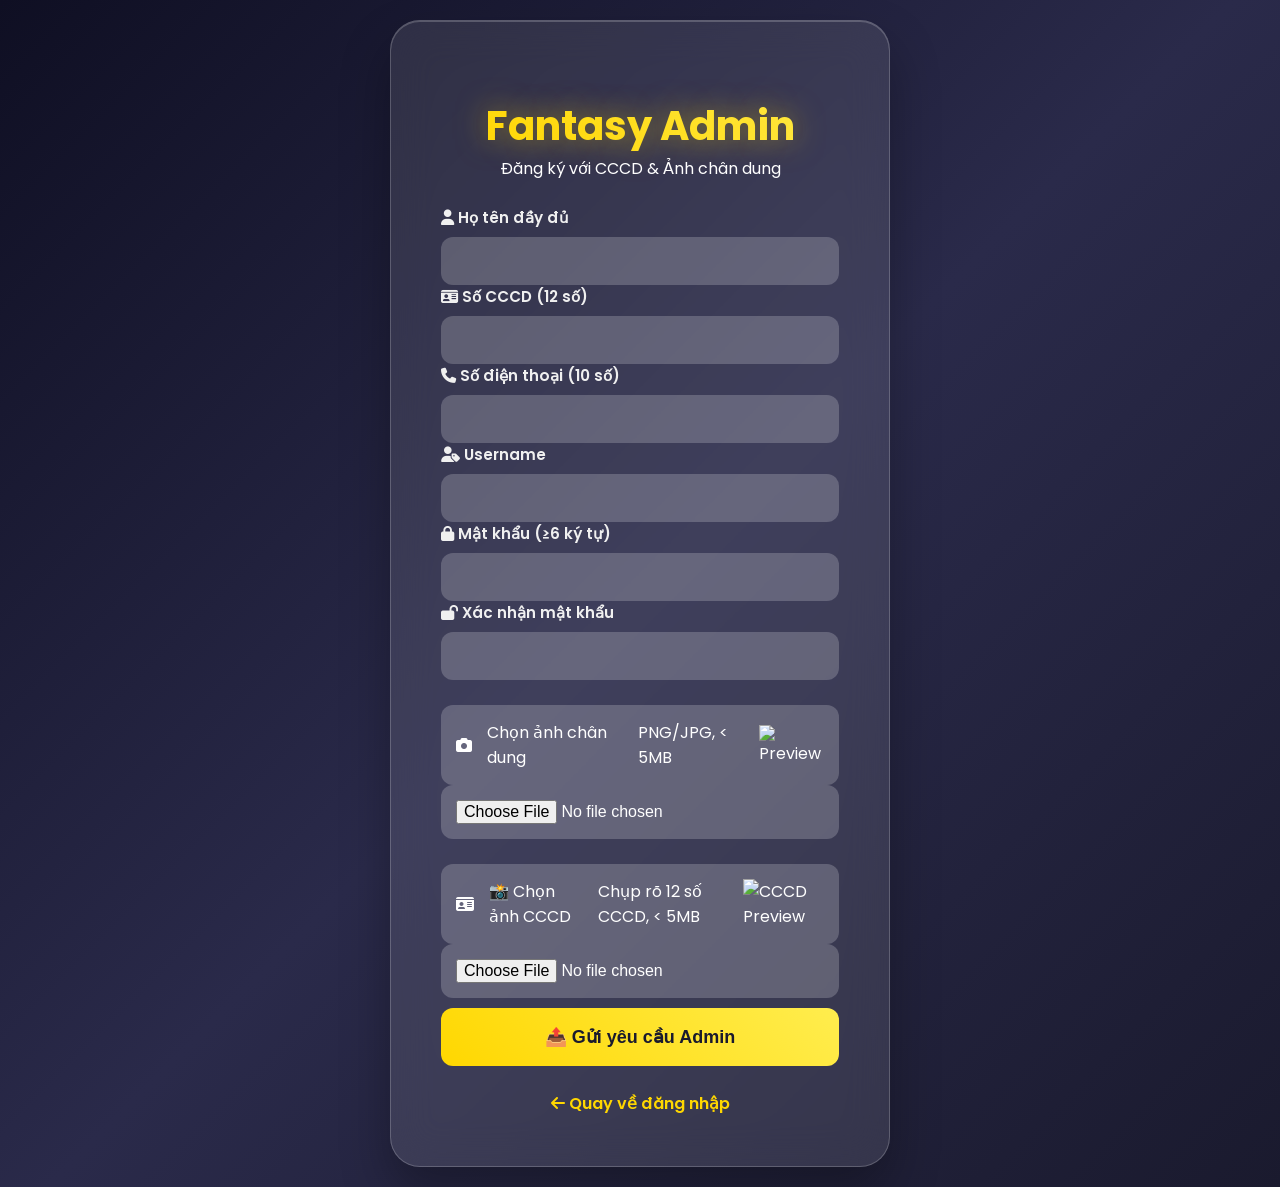
<file: admin/html/REGISTER-ADMIN.html>
<!DOCTYPE html>
<html lang="vi">
<head>
    <meta charset="UTF-8">
    <meta name="viewport" content="width=device-width, initial-scale=1.0">
    <title>Đăng ký Admin - Fantasy Game ⚔️</title>
    <link href="https://fonts.googleapis.com/css2?family=Poppins:wght@300;400;500;600;700&display=swap" rel="stylesheet">
    <link rel="stylesheet" href="https://cdnjs.cloudflare.com/ajax/libs/font-awesome/6.4.0/css/all.min.css">
    <link rel="stylesheet" href="../css/register.css">

</head>
<body>
    <div class="container">
        <div class="logo">
            <i class="fas fa-sword"></i>
            <h1>Fantasy Admin</h1>
            <p>Đăng ký với CCCD & Ảnh chân dung</p>
        </div>

        <form id="registerForm">
          
            <div class="form-group">
                
                <label for="fullname"><i class="fas fa-user"></i> Họ tên đầy đủ</label>
                <input type="text" id="fullname" name="fullname" required>
            </div>

            <div class="form-group">
                
                <label for="cccd"><i class="fas fa-id-card"></i> Số CCCD (12 số)</label>
                <input type="text" id="cccd" name="cccd" maxlength="12" required>
            </div>

            <div class="form-group">
               
                <label for="phone"><i class="fas fa-phone"></i> Số điện thoại (10 số)</label>
                 <input type="tel" id="phone" name="phone" required>
            </div>

   
            <div class="form-group">
               
                <label for="username"><i class="fas fa-user-tag"></i> Username</label>
                 <input type="text" id="username" name="username" required>
            </div>

            <div class="form-group">
                
                <label for="password"><i class="fas fa-lock"></i> Mật khẩu (≥6 ký tự)</label>
                <input type="password" id="password" name="password" required minlength="6">
            </div>

            <div class="form-group">
                
                <label for="repassword"><i class="fas fa-lock-open"></i> Xác nhận mật khẩu</label>
                <input type="password" id="repassword" name="repassword" required>
            </div><br>


        
            <div class="file-upload-area">
                <div class="file-upload" onclick="document.getElementById('avatar').click()">
                    <i class="fas fa-camera" id="cameraIcon"></i>
                    <div class="upload-text" id="uploadText">Chọn ảnh chân dung</div>
                    <div class="upload-hint">PNG/JPG, < 5MB</div>
                    <img id="avatarPreview" class="avatar-preview" alt="Preview">
                </div>
                <input type="file" id="avatar" accept="image/*" required>

            </div><br>

    
            <div class="file-upload-area">
               
                <div class="file-upload" onclick="document.getElementById('cccdImage').click()">
                    <i class="fas fa-id-card" id="cccdCameraIcon"></i>
                    <div class="upload-text" id="cccdUploadText">📸 Chọn ảnh CCCD</div>
                    <div class="upload-hint">Chụp rõ 12 số CCCD, < 5MB</div>
                    <img id="cccdPreview" class="avatar-preview" alt="CCCD Preview">
                </div>
                 <input type="file" id="cccdImage" accept="image/*" required>
            </div>

  
            <button type="submit" class="submit-btn" id="submitBtn">
                <span id="btnText">📤 Gửi yêu cầu Admin</span>
                <span id="spinner" class="spinner" style="display: none;"></span>
            </button>
        </form>

        <div id="message" class="message"></div>
        <div class="back-link">
            <a href="login.html"><i class="fas fa-arrow-left"></i> Quay về đăng nhập</a>
        </div>
    </div>
<script>
   
        const form = document.getElementById('registerForm');
        const avatarInput = document.getElementById('avatar');
        const cccdImageInput = document.getElementById('cccdImage');
        const avatarPreview = document.getElementById('avatarPreview');
        const cccdPreview = document.getElementById('cccdPreview');
        const cameraIcon = document.getElementById('cameraIcon');
        const cccdCameraIcon = document.getElementById('cccdCameraIcon');
        const uploadText = document.getElementById('uploadText');
        const cccdUploadText = document.getElementById('cccdUploadText');
        const submitBtn = document.getElementById('submitBtn');
        const btnText = document.getElementById('btnText');
        const spinner = document.getElementById('spinner');

     
        avatarInput.addEventListener('change', function(e) {
            const file = e.target.files[0];
            if (file && file.size <= 5 * 1024 * 1024) {
                const reader = new FileReader();
                reader.onload = (e) => {
                    avatarPreview.src = e.target.result;
                    avatarPreview.style.display = 'block';
                    cameraIcon.style.display = 'none';
                    uploadText.textContent = '✅ Đã chọn ảnh';
                    uploadText.style.color = '#48bb78';
                };
                reader.readAsDataURL(file);
            } else if (file) {
                showMessage('❌ Ảnh chân dung phải < 5MB!', 'error');
                this.value = '';
            }
        });

   
        cccdImageInput.addEventListener('change', function(e) {
            const file = e.target.files[0];
            if (file && file.size <= 5 * 1024 * 1024) {
                const reader = new FileReader();
                reader.onload = (e) => {
                    cccdPreview.src = e.target.result;
                    cccdPreview.style.display = 'block';
                    cccdCameraIcon.style.display = 'none';
                    cccdUploadText.textContent = '✅ Đã chọn CCCD';
                    cccdUploadText.style.color = '#48bb78';
                };
                reader.readAsDataURL(file);
            } else if (file) {
                showMessage('❌ Ảnh CCCD phải < 5MB!', 'error');
                this.value = '';
            }
        });

       
        form.addEventListener('submit', async (e) => {
            e.preventDefault();
            console.log('🚀 Form submitted!');

            setLoading(true);

            try {
                const formData = {
                    fullname: document.getElementById('fullname').value.trim(),
                    cccd: document.getElementById('cccd').value.trim().replace(/\D/g, ''),
                    phone: document.getElementById('phone').value.trim().replace(/\D/g, ''),
                    username: document.getElementById('username').value.trim(),
                    password: document.getElementById('password').value,
                    repassword: document.getElementById('repassword').value
                };

                if (!validateForm(formData)) {
                    setLoading(false);
                    return;
                }

                const avatarFile = avatarInput.files[0];
                if (!avatarFile) {
                    showMessage('❌ Vui lòng chọn ảnh chân dung!', 'error');
                    setLoading(false);
                    return;
                }
                const compressedAvatar = await compressImage(avatarFile, 300, 0.7);

                const cccdFile = cccdImageInput.files[0];
                if (!cccdFile) {
                    showMessage('❌ Vui lòng chọn ảnh CCCD!', 'error');
                    setLoading(false);
                    return;
                }
                const compressedCCCD = await compressImage(cccdFile, 400, 0.8);

                await saveRequest(formData, compressedAvatar, compressedCCCD);

                showMessage('✅ Gửi thành công! Chờ Master phê duyệt...', 'success');
                
         
                form.reset();
                avatarPreview.style.display = cccdPreview.style.display = 'none';
                cameraIcon.style.display = cccdCameraIcon.style.display = 'block';
                uploadText.textContent = 'Chọn ảnh chân dung'; 
                uploadText.style.color = '';
                cccdUploadText.textContent = '📸 Chọn ảnh CCCD'; 
                cccdUploadText.style.color = '';

                setTimeout(() => window.location.href = 'login.html', 2500);

            } catch (error) {
                console.error('❌ Error:', error);
                showMessage(`❌ ${error.message}`, 'error');
            } finally {
                setLoading(false);
            }
        });


        function validateForm(data) {
            const checks = [
                [data.fullname.length >= 2, `Họ tên phải ≥ 2 ký tự`],
                [data.cccd.length === 12, `CCCD phải đúng 12 số`],
                [data.phone.length === 10, `SĐT phải 10 số`],
                [data.username.length >= 4, `Username phải ≥ 4 ký tự`],
                [data.password.length >= 6, `Mật khẩu phải ≥ 6 ký tự`],
                [data.password === data.repassword, 'Mật khẩu không khớp']
            ];
            for (let [valid, message] of checks) {
                if (!valid) {
                    showMessage(`❌ ${message}!`, 'error');
                    return false;
                }
            }
            return true;
        }

        async function isDuplicate(data) {
            try {
                const requests = getStoredRequests();
                return requests.some(r => r.cccd === data.cccd || r.username.toLowerCase() === data.username.toLowerCase());
            } catch (e) { return false; }
        }

        async function compressImage(file, maxWidth = 300, quality = 0.7) {
            return new Promise((resolve, reject) => {
                const canvas = document.createElement('canvas');
                const ctx = canvas.getContext('2d');
                const img = new Image();
                img.onload = () => {
                    const ratio = Math.min(maxWidth / img.width, maxWidth / img.height);
                    canvas.width = img.width * ratio;
                    canvas.height = img.height * ratio;
                    ctx.drawImage(img, 0, 0, canvas.width, canvas.height);
                    const compressed = canvas.toDataURL('image/jpeg', quality);
                    console.log(`📸 Compressed: ${Math.round(file.size / 1024)}KB → ${Math.round((compressed.length * 0.75) / 1024)}KB`);
                    resolve(compressed);
                };
                img.onerror = () => reject(new Error('Lỗi xử lý ảnh'));
                img.src = URL.createObjectURL(file);
            });
        }

        async function saveRequest(data, avatar, cccd_image) {
            try {
                console.log('💾 Saving to MASTER-ADMIN...');
                let requests = getStoredRequests();

                const newRequest = {
                    id: Date.now() + Math.random(),
                    ...data,
                    email: data.username + '@fantasygame.com',
                    avatar: avatar,
                    cccd_image: cccd_image,
                    device: navigator.userAgent.slice(0, 50),
                    ip: 'client-side',
                    date: new Date().toLocaleDateString('vi-VN'),
                    time: new Date().toLocaleTimeString('vi-VN'),
                    status: 'pending'
                };

                console.log('📋 NEW REQUEST:', newRequest); // 🔥 DEBUG

                requests.unshift(newRequest);
                requests = requests.slice(0, 20);

                // 🔥 SAVE WITH RETRY
                const maxRetries = 3;
                for (let i = 0; i < maxRetries; i++) {
                    try {
                        localStorage.setItem('adminRequests', JSON.stringify(requests));
                        console.log(`✅ SAVED TO MASTER! Total: ${requests.length}`);
                        console.table(newRequest);
                        return;
                    } catch (e) {
                        console.warn(`⚠️ Save attempt ${i + 1} failed:`, e);
                        if (e.name === 'QuotaExceededError' || e.code === 22) {
                            // Giảm size images
                            requests.forEach((req, index) => {
                                if (index > 0) {
                                    req.avatar = 'image_removed';
                                    req.cccd_image = 'image_removed';
                                }
                            });
                        }
                    }
                }
                throw new Error('Không đủ dung lượng localStorage!');
                
            } catch (error) {  // ✅ FIX: "check" → "catch"
                console.error('💥 Save failed:', error);
                throw new Error(`Lưu thất bại: ${error.message}`);
            }
        }

        // 🔥 GET REQUESTS (GIỮ NGUYÊN)
        function getStoredRequests() {
            try {
                const data = localStorage.getItem('adminRequests');
                return data ? JSON.parse(data) : [];
            } catch (e) {
                console.error('Error reading storage:', e);
                localStorage.removeItem('adminRequests');
                return [];
            }
        }

        // ⚙️ UTILITIES (GIỮ NGUYÊN)
        function setLoading(loading) {
            submitBtn.disabled = loading;
            spinner.style.display = loading ? 'inline-block' : 'none';
            btnText.style.display = loading ? 'none' : 'inline';
            btnText.textContent = loading ? 'Đang xử lý...' : '📤 Gửi yêu cầu Admin';
        }

        function showMessage(text, type) {
            const msg = document.getElementById('message');
            msg.textContent = text;
            msg.className = `message ${type}`;
            msg.style.display = 'block';
            setTimeout(() => msg.style.display = 'none', type === 'success' ? 4000 : 5000);
        }

        // 🧪 DEBUG
        console.log('🔥 ADMIN REG v4.0 - FIXED!');
        console.log('📊 Current:', getStoredRequests().length, 'requests');
    </script>
</html>
</file>
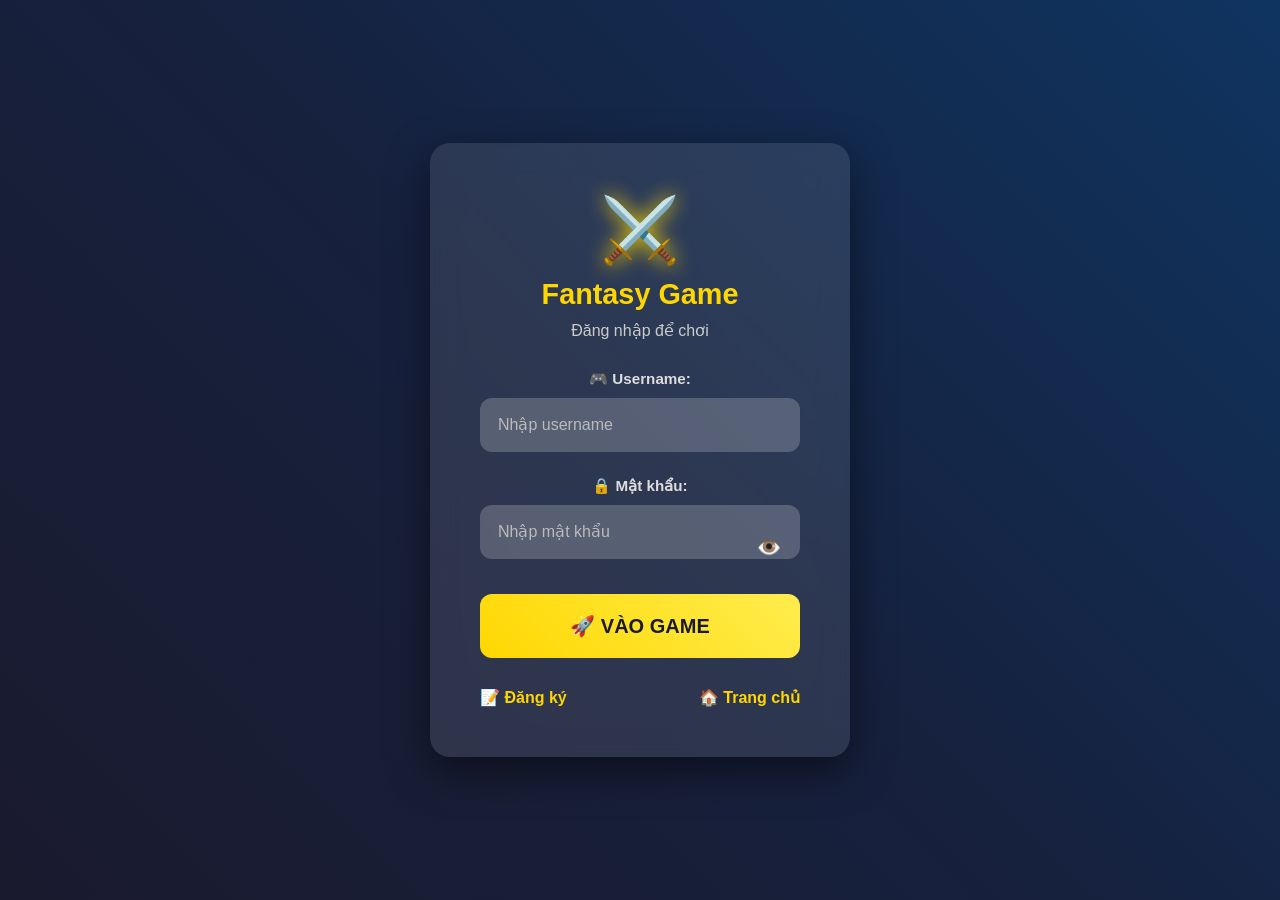
<file: user/html/dnuser.html>
<!DOCTYPE html>
<html>
<head>
    <title>Đăng nhập - Fantasy Game</title>
    <link rel="stylesheet" href="../css/dnuser.css">
</head>
<body>
    <div class="form-box">
        <div class="game-logo">⚔️</div>
        <h2>Fantasy Game</h2>
        <p class="subtitle">Đăng nhập để chơi</p>
        
        <form id="loginForm"  autocomplete="off">
            <div class="input-group">
                <label>🎮 Username:</label>
                <input type="text" id="username" placeholder="Nhập username" required>
            </div>
            <div class="input-group">
                <label>🔒 Mật khẩu:</label>
                <input type="password" id="password" placeholder="Nhập mật khẩu" required>
                <span class="eye" id="eyeIcon" onclick="togglePassword()">👁️</span>
            </div>
            
            <button type="submit" id="loginBtn">🚀 VÀO GAME</button>
        </form>
        
        <div class="message error" id="errorMsg"></div>
        <div class="message warning" id="pendingMsg"></div>
        <div class="message success" id="successMsg"></div>
        
        <div class="links">
            <a href="../../index.html#From">📝 Đăng ký</a>
            <a href="../../index.html">🏠 Trang chủ</a>
        </div>
    </div>

    <script>
      
        function initForm() {
            const username = document.getElementById('username');
            const password = document.getElementById('password');
            const loginBtn = document.getElementById('loginBtn');
            const form = document.getElementById('loginForm');
            
           
            username.disabled = false;
            password.disabled = false;
            loginBtn.disabled = false;
            

            console.log('✅ Form đã sẵn sàng!');
        }

        function togglePassword(event) {
            event.stopPropagation();
            const password = document.getElementById('password');
            const eye = document.getElementById('eyeIcon');
            
            if (password.disabled) return; 
            
            password.type = password.type === 'password' ? 'text' : 'password';
            eye.textContent = password.type === 'password' ? '👁️' : '🙈';
        }
        
        document.getElementById('loginForm').addEventListener('submit', async function(e) {
            e.preventDefault();
            
            const username = document.getElementById('username');
            const password = document.getElementById('password');
            const loginBtn = document.getElementById('loginBtn');
            
           
            document.querySelectorAll('.message').forEach(msg => {
                msg.style.display = 'none';
            });
            
            const usernameValue = username.value.trim();
            const passwordValue = password.value;
            
            if (!usernameValue || !passwordValue) {
                showMessage('error', 'Vui lòng nhập đầy đủ thông tin!');
                return;
            }
            
          
            username.disabled = true;
            password.disabled = true;
            loginBtn.disabled = true;
            loginBtn.textContent = '⏳ ĐANG KIỂM TRA...';
            
           
            const users = JSON.parse(localStorage.getItem('usersFantasy') || '[]');
            const user = users.find(u => u.ten === usernameValue && u.matkhau === passwordValue);
            
            setTimeout(() => {
               
                username.disabled = false;
                password.disabled = false;
                loginBtn.disabled = false;
                loginBtn.textContent = '🚀 VÀO GAME';
                
                if (!user) {
                    showMessage('error', '❌ Username hoặc mật khẩu sai!');
                    return;
                }
                
                if (user.trangThai === 'Chưa kích hoạt') {
                    showMessage('pending', 
                        `⏳ Tài khoản <strong>${user.ten}</strong> đang chờ Admin kích hoạt!<br>` +
                        `👨‍💼 Liên hệ admin để được kích hoạt.`
                    );
                    return;
                }
                
        
                localStorage.setItem('userLoggedIn', 'true');
                localStorage.setItem('currentUserFantasy', JSON.stringify(user));
                
                showMessage('success', 
                    `🎉 Chào mừng <strong>${user.ten}</strong>!<br>` +
                    `Đang vào game...`
                );
                
                setTimeout(() => {
                    window.location.href = 'game.html';
                }, 2000);
                
            }, 1500);
        });
        
        function showMessage(type, msg) {
            const msgEl = document.getElementById(type + 'Msg');
            msgEl.innerHTML = msg;
            msgEl.style.display = 'block';
            msgEl.scrollIntoView({ behavior: 'smooth' });
        }

        
        window.addEventListener('load', initForm);
   
        document.addEventListener('DOMContentLoaded', function() {
            console.log('🔥 DOM ready - Form hoạt động bình thường');
            initForm();
        });
    </script>
</body>
</html>
</file>
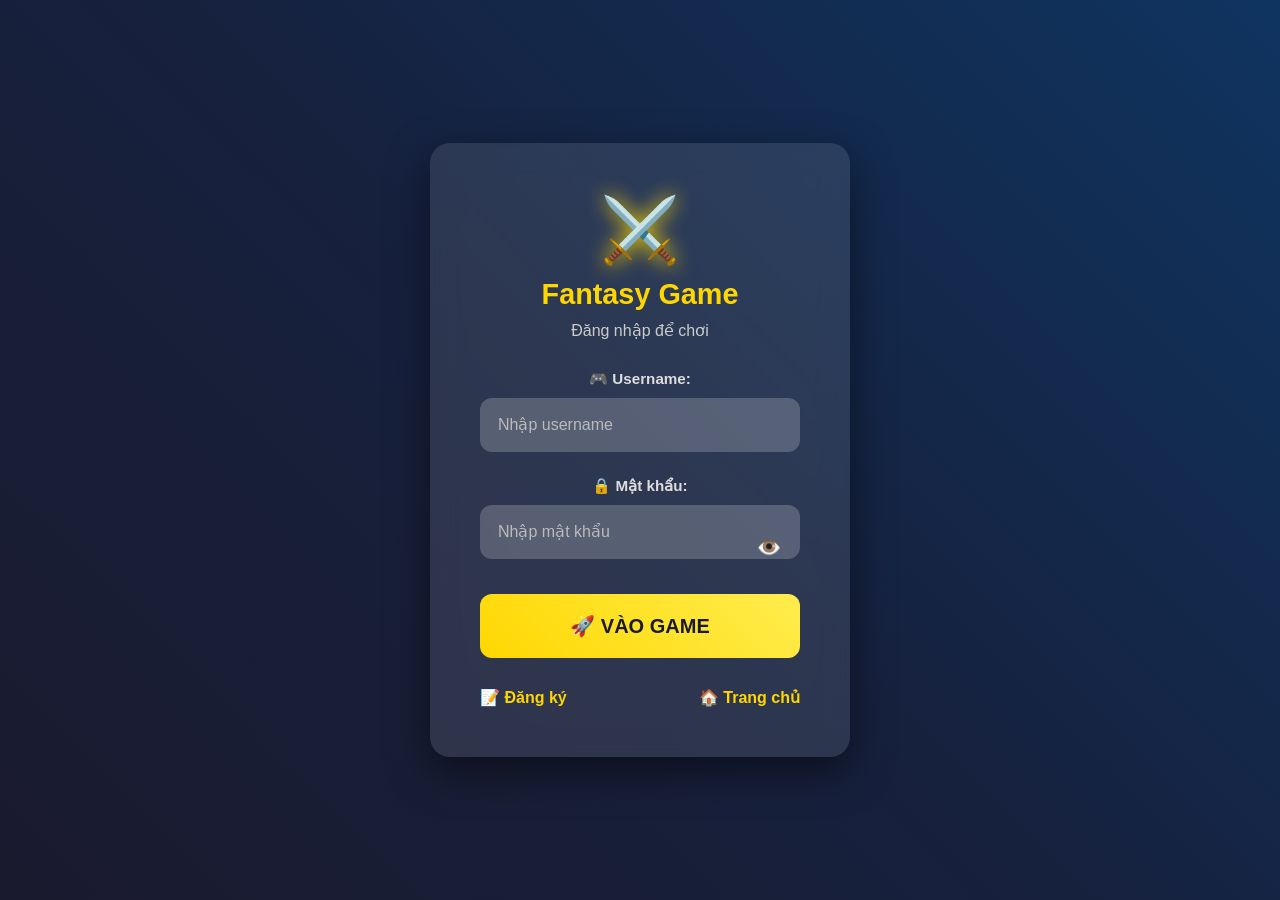
<file: user/html/game.html>
<!DOCTYPE html>
<html lang="vi">
<head>
  <meta charset="UTF-8">
  <meta name="viewport" content="width=device-width, initial-scale=1.0">
  <title>🎮 Fantasy Game - Dashboard</title>
  <link rel="stylesheet" href="../css/game.css">
</head>
<body>
  <button class="logout-btn" onclick="logout()">🚪 Đăng xuất</button>

  <div class="header">
    <div class="logo">⚔️ Fantasy Game</div>
    <div class="user-info" id="userInfo"></div>
  </div>

  <div class="main-content">
    <div class="stats-grid">
      <div class="stat-card">
        <div class="stat-icon">⭐</div>
        <div class="stat-value" id="level">1</div>
        <div class="stat-label">Level hiện tại</div>
      </div>
      <div class="stat-card">
        <div class="stat-icon">💎</div>
        <div class="stat-value" id="points">0</div>
        <div class="stat-label">Tổng điểm</div>
      </div>
      <div class="stat-card">
        <div class="stat-icon">⚔️</div>
        <div class="stat-value" id="wins">0</div>
        <div class="stat-label">Số trận thắng</div>
      </div>
      <div class="stat-card">
        <div class="stat-icon">🏆</div>
        <div class="stat-value" id="rank">Bronze</div>
        <div class="stat-label">Hạng hiện tại</div>
      </div>
    </div>

    <div class="game-actions">
      <div class="action-card" onclick="playGame('quest')">
        <div class="action-icon">🗡️</div>
        <div class="action-title">Nhiệm vụ</div>
        <div class="action-desc">Hoàn thành nhiệm vụ hàng ngày<br>Nhận kinh nghiệm & vật phẩm</div>
      </div>
      <div class="action-card" onclick="playGame('tournament')">
        <div class="action-icon">🏆</div>
        <div class="action-title">Giải đấu</div>
        <div class="action-desc">Tham gia giải đấu hàng tuần<br>Cạnh tranh bảng xếp hạng</div>
      </div>
      <div class="action-card" onclick="playGame('shop')">
        <div class="action-icon">🛒</div>
        <div class="action-title">Cửa hàng</div>
        <div class="action-desc">Mua skin, vũ khí<br>Dùng điểm tích lũy</div>
      </div>
    </div>
  </div>

  <script>
    document.addEventListener('DOMContentLoaded', function() {
      if (localStorage.getItem('userLoggedIn') !== 'true') {
        alert('❌ Vui lòng đăng nhập!');
        window.location.href = 'dnuser.html';
        return;
      }
      
      const currentUser = localStorage.getItem('currentUserFantasy');
      if (!currentUser) {
        alert('❌ Dữ liệu user không hợp lệ!');
        window.location.href = 'dnuser.html';
        return;
      }
      
      const user = JSON.parse(currentUser);
      loadUserDashboard(user);
    });

    function playGame(type) {
      const actions = {
        quest: '🗡️ Nhận nhiệm vụ mới!',
        tournament: '🏆 Tham gia giải đấu!',
        shop: '🛒 Mở cửa hàng!'
      };
      alert(actions[type] || 'Chức năng sắp ra mắt!');
    }

    function logout() {
      if (confirm('🚪 Xác nhận đăng xuất?')) {
        localStorage.removeItem('userLoggedIn');
        localStorage.removeItem('currentUserFantasy');
        window.location.href = 'dnuser.html';
      }
    }
  </script>
</body>
</html>
</file>
<file: style.css>
html {
  scroll-snap-type: y mandatory;
  /* Kích hoạt kéo theo trục dọc và bắt buộc dừng đúng điểm */
  scroll-behavior: smooth;
  /* Giúp cuộn mượt hơn */
}

/* 2. Thiết lập cho từng trang con */
.slide1,
.side2,
.side3,
.side4 {
  height: 100vh;
  /* Mỗi trang phải cao bằng đúng màn hình */
  width: 100%;
  scroll-snap-align: start;
  /* Điểm dừng sẽ nằm ở đầu mỗi section */
  scroll-snap-stop: normal;
  /* cuộn mạnh - việc cuộn một lúc qua quá nhiều trang */
}

body {
  box-sizing: border-box;
  margin: 0;
}

.sidebar {
  position: fixed;
  display: flex;
  width: 100%;
  flex-direction: row;
  justify-content: space-between;
  align-items: center;
  top: 0;
  z-index: 1000;
  transition: all 3s ease;
}
nav ul {
  display: flex;
  flex-direction: row;
  align-items: center;
}

.sidebar nav ul li a {
  display: inline-block;
  font-size: 25px;
  text-decoration: none;
  color: white;
  margin-left: 30px;
  transition: all 0.5s ease;
}

.sidebar nav ul li a:hover {
  transform: scale(1.1);
  color: aqua;
  text-shadow: 2px 2px 5px rgb(164, 249, 249);
}

nav ul li img {
  width: 76px;
  height: auto;
  padding-right: 1cm;
}

.account span {
  padding-right: 24px;
  font-size: 30px;
  position:relative;
}
/* 🐉 DRAGON DROPDOWN - HOẠT ĐỘNG 100% */
.dragon-container {
  position: relative;
  display: inline-block;
  cursor: pointer;
}

.dragon-icon {
  font-size: 2.2em;
  padding: 10px;
  border-radius: 50%;
  background: rgba(255,215,0,0.1);
  transition: all 0.3s ease;
  display: block;
}

.dragon-container:hover .dragon-icon {
  transform: scale(1.2) rotate(10deg);
  background: rgba(255,215,0,0.3);
  box-shadow: 0 0 25px rgba(255,215,0,0.6);
}

.dropdown-menu {
  position: absolute;
  top: 110%;
  right: 0;
  background: linear-gradient(145deg, rgba(0,0,0,0.95), rgba(26,26,46,0.9));
  backdrop-filter: blur(20px);
  border: 2px solid #ffd700;
  border-radius: 20px;
  min-width: 220px;
  list-style: none;
  margin: 0;
  padding: 0;
  box-shadow: 0 20px 50px rgba(0,0,0,0.8);
  display: none; /* ẨN BAN ĐẦU */
  z-index: 10000;
  animation: slideDown 0.3s ease-out;
}

@keyframes slideDown {
  from { opacity: 0; transform: translateY(-10px); }
  to { opacity: 1; transform: translateY(0); }
}

.dropdown-menu li {
  margin: 0;
}

.dropdown-header {
  padding: 18px 20px;
  background: linear-gradient(90deg, #ffd700, #ffed4e);
  color: #1a1a2e;
  font-weight: bold;
  font-size: 0.95em;
  text-align: center;
  border-radius: 18px 18px 0 0;
}

.dropdown-menu li a {
  display: block;
  padding: 15px 20px;
  color: #fff;
  text-decoration: none;
  font-weight: 500;
  transition: all 0.3s ease;
  border-bottom: 1px solid rgba(255,215,0,0.2);
}

.dropdown-menu li a:hover {
  background: rgba(255,215,0,0.2);
  color: #ffd700;
  padding-left: 30px;
}

.dropdown-footer {
  padding: 12px 20px;
  text-align: center;
  opacity: 0.6;
  font-size: 0.8em;
  color: #ccc;
  background: rgba(255,215,0,0.05);
  border-top: 1px solid rgba(255,215,0,0.2);
  border-radius: 0 0 18px 18px;
}

.admin-only {
  display: none;
}

/* ✅ QUAN TRỌNG: HIỂN THỊ KHI HOVER */
.dragon-container:hover .dropdown-menu {
  display: block !important;
}

/* ẨN KHI CLICK NGOÀI */
body:not(.dropdown-open) .dragon-container:hover .dropdown-menu {
  display: block;
}
.slide1 {
  position: relative;
  width: 100%;
  height: 100vh;
}

#bg-video {
  position: absolute;
  top: 0;
  left: 0;
  width: 100%;
  height: 100%;
  object-fit: cover;
  /* full màn hình */
  z-index: -1;
  /* nằm phía sau */
}
.dangky { text-align: center; 
  padding: 20px;
  position:absolute;
  bottom:50px;
  right:100px; }
.nutgame {
  padding: 15px 35px;
   font-size: 18px; 
   font-weight: bold;
    color: white;
  background: linear-gradient(45deg, #667eea 0%, #764ba2 100%);
  border: none; 
  border-radius: 50px;
  box-shadow: 0 8px 25px rgba(102,126,234,0.4);
  transition: all 0.3s ease;
   cursor: pointer;
  text-transform: uppercase; 
  letter-spacing: 1px;
}
.nutgame:hover {
  background: linear-gradient(45deg, #764ba2 0%, #667eea 100%);
  transform: translateY(-5px); box-shadow: 0 12px 35px rgba(102,126,234,0.6);
}
.nutgame:active { transform: translateY(-2px);
   box-shadow: 0 4px 15px rgba(102,126,234,0.4); }

.modal1 {
  display: none;
  position: fixed; 
  top: 0;
   left: 0;
    width: 100%;
     height: 100%;
  background: rgba(0,0,0,0.8); 
  z-index: 1000; 
  animation: fadeIn 0.3s ease;
}
@keyframes fadeIn { from { opacity: 0; } to { opacity: 1; } }

.modal2 {
  position: absolute;
   top: 50%; 
   left: 50%;
  transform: translate(-50%, -50%) scale(0.7);
  width: 90%; 
  max-width: 450px;
  background: linear-gradient(135deg, #1a1a2e 0%, #16213e 100%);
  border-radius: 20px;
   box-shadow: 0 25px 60px rgba(0,0,0,0.7);
  animation: modalSlide 0.4s ease forwards;
  border: 2px solid rgba(102,126,234,0.3);
}
@keyframes modalSlide { to { transform: translate(-50%, -50%) scale(1); } }


.modal-header { padding: 25px 30px 15px;
   text-align: center; 
   color: white; 
   position: relative; }
.modal-header h2 { margin: 0;
   font-size: 24px;
    font-weight: bold;
     text-shadow: 0 2px 10px rgba(0,0,0,0.5); }
.close {
  position: absolute; 
  right: 20px; top: 18px;
  font-size: 30px; 
  color: #aaa;
   cursor: pointer;
    transition: color 0.3s ease;
}
.close:hover { color: #ff6b6b; }

.classForm { padding: 0 30px 30px; }
.input-group { margin-bottom: 20px; }
.input-group label {
  display: block;
   margin-bottom: 8px; 
   color: #e0e0e0;
  font-weight: 500; 
  font-size: 14px;
}
.input-group input {
  width: 90%;
   padding: 15px;
    background: rgba(255,255,255,0.1);
  border: 2px solid rgba(102,126,234,0.3); 
  border-radius: 12px;
  color: white;
  font-size: 16px;
   transition: all 0.3s ease;
}
.input-group input:focus {
  outline: none; 
  border-color: #667eea;
  box-shadow: 0 0 20px rgba(102,126,234,0.3);
  background: rgba(255,255,255,0.15);
}
.input-group input::placeholder { color: rgba(255,255,255,0.6); }

.classSubmit {
  width: 100%; 
  padding: 16px;
   background: linear-gradient(45deg, #ff6b35, #f7931e);
  color: white; 
  border: none;
   border-radius: 12px; 
   font-size: 18px;
  font-weight: bold; 
  cursor: pointer;
   transition: all 0.3s ease;
  text-transform: uppercase;
}
.classSubmit:hover {
  transform: translateY(-2px); 
  box-shadow: 0 10px 30px rgba(255,107,53,0.4);
}

.modalFooter {
  padding: 0 30px 30px; text-align: center;
}
.modalFooter p { margin: 0;
   color: #aaa;
   font-size: 14px; }
.modalFooter a {
  color: #667eea; 
  text-decoration: none;
   font-weight: 600;
}
.modalFooter a:hover { color: #764ba2; }

.side2 {
  background: radial-gradient(ellipse at center, rgba(79,70,229,0.3) 0%, rgba(26,26,46,1) 50%, #0a0a15 100%);
}

.container_side2 {
  padding-top: 7%;
  display: flex;
  flex-direction: column;
  justify-content: center;
  align-items: center;
  gap: 40px;
}

.top-content {
  display: flex;
  flex-direction: row;
  justify-content: space-evenly;
  align-items: center;
  gap: 80px;
}

.mid-content {
  display: grid;
  grid-template-columns: repeat(4, 1fr);
  justify-content: space-evenly;
  align-items: center;
  gap: 70px;
}

.bot-content {
  display: flex;
  flex-direction: row;
  justify-content: space-evenly;
  align-items: center;
  gap: 80px;
}

.img_world {
  width: 220px;
  height: 140px;
  border: none;
  border-radius: 10px;
}

.img_world img {
  width: 100%;
  height: 100%;
  border: none;
  border-radius: 10px;
  display: block;
  object-fit: cover;
  box-shadow: 0px 0px 20px rgba(222, 0, 0, 0.867), 0px 0px 20px rgba(0, 0, 255, 0.275), 0px 0px 30px aqua;
  transition: all 0.5s ease;
}

.img_world img:hover {
  transform: translateY(-20px)scale(1.1);
}

#content_side2 {
  background-color: rgba(255, 255, 255, 0.5);
  grid-column: 2/4;
  grid-row: 1/1;
  height: 300px;
  width: 500px;
  border: none;
  border-radius: 10px;
  display: block;
  word-wrap: break-word;
  z-index: 10;
  overflow-y: 100% hidden;
  overflow-x: hidden;
  padding: 20px;
  font-size: 25px;
}

.side3 {
  background-color: rgb(136, 165, 18);
}

.side4 {
  background-color: rgb(11, 226, 39);
}
  /* Side 3 Styles */
    .side3 {
      min-height: 100vh;
      background: linear-gradient(135deg, #0c0c1a 0%, #1a1a2e 100%);
      display: flex;
      justify-content: center;
    }

    .container_side3 {
      max-width: 1400px;
      width: 100%;
      display: flex;
      flex-direction: row;
      justify-content: center;
      align-items: center;
      gap: 40px;
    }

    .content_left_side3 {
      background: rgba(255,255,255,0.05);
      border-radius: 20px;
      padding: 40px;
      border: 1px solid rgba(255,255,255,0.1);
      transition: all 3s ease;
    }
    .content_left_side3:hover{
      background-color: rgba(223, 220, 220, 0.268);
    }

    .content_left_side3 legend {
      color: #00d4ff;
      font-size: 28px;
      font-weight: bold;
      margin-bottom: 30px;
      text-transform: uppercase;
      letter-spacing: 3px;
      position: relative;
    }

    .content_left_side3 legend::before {
      content: '';
      position: absolute;
      bottom: -10px;
      left: 0;
      width: 50px;
      height: 3px;
      background: linear-gradient(90deg, #00d4ff, #ff6b9d);
    }

    .main_content_new {
      background: rgba(255,255,255,0.08);
      margin-bottom: 20px;
      padding: 25px;
      border-radius: 15px;
      color: #e0e0e0;
      font-size: 16px;
      line-height: 1.6;
      border-left: 4px solid #00d4ff;
      transition: all 0.3s ease;
      cursor: pointer;
    }

    .main_content_new:hover {
      background: rgba(255,255,255,0.12);
      transform: translateX(10px);
    }
    .container_right_side3 {
      display: flex;
      flex-direction: column;
      
    }

    .container-right-side3-top {
      padding: 30px;
      text-align: center;
      margin:0px;
      width:400px;
      height:300px;
      padding-bottom:0;
    }

    .container-right-side3-top img {
      width: 100%;
      height: 100%;
      border-radius: 15px;
      object-fit: cover;
    }

      .capnhat {
  height: 400px;
  background: linear-gradient(180deg, #0f0f23 0%, #1a1a2e 100%);
  border-radius: 0 0 15px 15px;
  padding: 25px;
  overflow-y: auto;
  border-top: 3px solid gold;
  transition: all 0.4s ease;
  overflow: hidden;
      position: relative;
}

    .capnhat h3 {
      color: #ffd93d;
      margin-bottom: 20px;
      font-size: 20px;
    }

    .update_item {
      background: rgba(255,255,255,0.08);
      padding: 20px;
      margin-bottom: 15px;
      border-radius: 12px;
      border-left: 3px solid #ff6b9d;
    }

    .update-date {
      color: #888;
      font-size: 14px;
      margin-bottom: 8px;
    }

.capnhat:hover {
  background: linear-gradient(180deg, #2d1b69 0%, #16213e 100%);
  box-shadow: 0 10px 40px rgba(79, 209, 199, 0.3);
  border-top: 3px solid #4fd1c7;
  transform: translateY(-5px);
}

.capnhat h3 {
  color: white;
  margin-bottom: 20px;
  font-size: 18px;
  text-align: center;
  text-shadow: 0 2px 10px rgba(255,215,0,0.5);
  transition: all 0.3s ease;
}

.capnhat:hover h3 {
  color: #4fd1c7; 
  text-shadow: 0 0 20px rgba(79, 209, 199, 0.8);
  transform: scale(1.05);
}
.update_item {
  display: flex;
  margin-bottom: 20px;
  padding: 15px;
  background: rgba(255,255,255,0.05);
  border-radius: 10px;
  border-left: 4px solid #4fd1c7;
  transition: all 0.4s ease;
  cursor: pointer;
}

.update_item:hover {
  background: linear-gradient(90deg, rgba(79,209,199,0.2) 0%, rgba(255,215,0,0.2) 100%);
  border-left: 4px solid #ffd700;
  transform: translateX(10px) scale(1.02);
  box-shadow: 0 8px 25px rgba(79,209,199,0.3);
}

.update_item:hover .update-date {
  color: #ffd700 !important;
  text-shadow: 0 0 10px rgba(255,215,0,0.8);
}


 /* 🎥 SIDE4 - CỐ ĐỊNH 100VH + FULL RESPONSIVE */
.side4 { 
  height: 100vh !important; /* CỐ ĐỊNH CHÍNH XÁC */
  width: 100vw !important;
  scroll-snap-align: start !important;
  background: linear-gradient(135deg, #0a0a15 0%, #1a1a2e 70%, #0f0f23 100%);
  position: relative;
  display: flex;
  flex-direction: column;
  justify-content: center;
  align-items: center;
  overflow: hidden; /* KHÔNG TRÀNG RA */
  padding: 40px 20px;
  box-sizing: border-box;
}

.container_side4 { 
  width: 100%;
  max-width: 1600px;
  height: 100%;
  display: flex;
  flex-direction: column;
  justify-content: space-between;
  align-items: center;
  gap: 60px;
  padding: 20px 0;
}

/* 🔥 VIDEO GRID - CENTERED */
.container_video_side4 {
  display: grid;
  grid-template-columns: repeat(auto-fit, minmax(380px, 1fr));
  gap: 35px;
  width: 100%;
  max-width: 1400px;
  justify-items: center;
  padding: 0 20px;
}

.videodemo {
  width: 100%;
  max-width: 450px;
  aspect-ratio: 16/9;
  border-radius: 25px;
  overflow: hidden;
  cursor: pointer;
  box-shadow: 0 25px 60px rgba(0,0,0,0.8);
  border: 3px solid rgba(255,255,255,0.1);
  transition: all 0.5s ease;
  position: relative;
}

.videodemo::before {
  content: '▶ PLAY VIDEO'; 
  position: absolute; top: 50%; left: 50%;
  transform: translate(-50%, -50%);
  color: white; font-size: 20px; font-weight: bold;
  z-index: 5; opacity: 0; transition: 0.3s;
  background: rgba(0,0,0,0.8); padding: 12px 25px;
  border-radius: 30px; backdrop-filter: blur(10px);
  text-shadow: 0 2px 10px rgba(0,0,0,1);
}

.videodemo:hover::before { opacity: 1; }
.videodemo:hover {
  transform: translateY(-15px) scale(1.03);
  box-shadow: 0 40px 90px rgba(0,200,255,0.4);
  border-color: rgba(0,255,255,0.6);
}

.videodemo video { 
  width: 100%; height: 100%; object-fit: cover;
}

/* 🎥 MODAL FULLSCREEN */
.video-modal {
  display: none; position: fixed; top: 0; left: 0;
  width: 100vw; height: 100vh; z-index: 100000;
  background: rgba(0,0,0,0.99); 
  justify-content: center; align-items: center;
}

.video-modal.active { display: flex !important; }

.video-modal-content {
  position: relative;
  width: 95vw; height: 95vh;
  max-width: 1300px; max-height: 800px;
  display: flex; align-items: center; justify-content: center;
}

#fullscreenVideo {
  width: 100%; height: 100%;
  object-fit: contain; border-radius: 20px;
  background: #000; box-shadow: 0 0 80px rgba(0,255,255,0.6);
}

.video-close {
  position: absolute; top: -60px; right: 0;
  color: white; font-size: 36px; cursor: pointer;
  transition: all 0.3s; padding: 12px;
  background: rgba(0,0,0,0.8); border-radius: 50%;
  backdrop-filter: blur(20px);
}

.video-close:hover {
  color: #ff6b6b; transform: scale(1.2);
  background: rgba(255,107,107,0.4);
}

/* 🔥 FOOTER - FULL WIDTH ĐẸP */
footer {
  width: 100% !important;
  background: linear-gradient(180deg, rgba(10,10,21,0.98), rgba(26,26,70,0.9));
  backdrop-filter: blur(25px);
  border-top: 2px solid rgba(255,255,255,0.2);
  border-radius: 25px 25px 0 0;
  padding: 40px 30px;
  margin: 0;
  box-shadow: 0 -15px 60px rgba(0,200,255,0.3);
}

.footer_top {
  max-width: 1400px;
  margin: 0 auto;
  display: flex;
  justify-content: space-between;
  align-items: center;
  gap: 40px;
}

.logo_left img {
  height: 80px;
  filter: drop-shadow(0 6px 20px rgba(255,215,0,0.6));
}

.contact {
  display: flex;
  gap: 25px;
}

.logo_mxh {
  width: 60px; height: 60px; border-radius: 50%;
  display: flex; align-items: center; justify-content: center;
  cursor: pointer; font-size: 26px; transition: all 0.4s;
  border: 3px solid rgba(255,255,255,0.3);
  box-shadow: 0 12px 35px rgba(0,0,0,0.6);
}

.logo_mxh:hover {
  transform: translateY(-12px) scale(1.15);
  box-shadow: 0 25px 60px rgba(255,255,255,0.4);
  border-color: rgba(255,255,255,0.9);
}

.fb { background: linear-gradient(135deg, #4267B2, #1877F2); }
.yt { background: linear-gradient(135deg, #CC0000, #FF0000); }
.tw { background: linear-gradient(135deg, #1DA1F2, #0D8BD9); }
.dc { background: linear-gradient(135deg, #5865F2, #4752C4); }

.footer_bot {
  text-align: center;
  color: rgba(255,255,255,0.9);
  font-size: 15px; font-weight: 600;
  margin-top: 25px; padding-top: 20px;
  border-top: 1px solid rgba(255,255,255,0.1);
  letter-spacing: 1px;
}

/* 📱 MOBILE - HOÀN HẢO */
@media (max-width: 1200px) {
  .container_video_side4 { grid-template-columns: repeat(2, 1fr); }
}

@media (max-width: 768px) {
  .side4 { padding: 30px 15px; }
  .container_video_side4 {
    grid-template-columns: 1fr;
    gap: 25px; padding: 0 10px;
  }
  .videodemo { max-width: 100%; }
  
  .footer_top {
    flex-direction: column;
    gap: 30px; text-align: center;
  }
  
  .video-modal-content {
    width: 100vw; height: 100vh;
    padding: 20px;
  }
  
  #fullscreenVideo { max-height: 85vh; }
}

@media (max-width: 480px) {
  .videodemo::before { 
    font-size: 16px; padding: 10px 20px;
  }
}

/* NEXUS UI refinement */
:root{color-scheme:dark}
html{scroll-behavior:smooth}
body{font-family:Inter,Arial,sans-serif;background:#080d1b;color:#eef3ff}
.sidebar{padding:10px clamp(14px,3vw,42px);background:linear-gradient(180deg,rgba(5,9,22,.88),rgba(5,9,22,.25));backdrop-filter:blur(14px);transition:background .3s}
.sidebar nav ul{gap:clamp(8px,1.8vw,26px);padding:0;margin:0;list-style:none}
.sidebar nav ul li a{font-size:clamp(13px,1.2vw,17px);margin-left:0;font-weight:700;letter-spacing:.3px}
.nutgame{border:1px solid rgba(255,255,255,.25);box-shadow:0 12px 35px rgba(102,126,234,.28)}
.img_world img,.main_content_new,.update_item,.content_left_side3{will-change:transform}
.img_world img{transition:transform .35s ease,filter .35s ease}
.img_world img:hover{filter:saturate(1.25) brightness(1.12)}
.main_content_new,.update_item{backdrop-filter:blur(12px)}
button,a{ -webkit-tap-highlight-color:transparent}
a:focus-visible,button:focus-visible{outline:2px solid #67e8f9;outline-offset:4px}
@media(max-width:900px){
 .sidebar{flex-wrap:wrap;gap:8px;padding:10px 14px}
 .sidebar nav{max-width:100%;overflow-x:auto}
 .sidebar nav ul{gap:14px;white-space:nowrap}
 .sidebar nav ul li a{font-size:14px}
 .top-content,.bot-content{gap:18px;flex-wrap:wrap}
 .mid-content{grid-template-columns:repeat(2,minmax(0,1fr));gap:18px}
 .container_side3{padding:110px 18px 35px;flex-wrap:wrap}
 .content_left_side3{padding:24px}
 .container-right-side3-top{width:min(400px,90vw)}
}
@media(max-width:600px){
 .sidebar nav ul li img{width:48px}
 .dangky{right:12px;bottom:20px}
 .mid-content{grid-template-columns:repeat(2,minmax(0,1fr))}
 #content_side2{width:min(90vw,500px);height:auto;min-height:220px;font-size:17px}
 .container_side3{flex-direction:column;align-items:stretch}
 .container_right_side3{width:100%}
 .container-right-side3-top{width:100%;height:190px;padding:10px}
 .capnhat{height:320px}
}
</file>
<file: admin/css/aprove-admin.css>
* {
            margin: 0;
            padding: 0;
            box-sizing: border-box;
        }

        body {
            font-family: 'Poppins', sans-serif;
            background: linear-gradient(135deg, #1a1a2e 0%, #16213e 50%, #0f0f23 100%);
            min-height: 100vh;
            color: #fff;
            overflow-x: hidden;
        }
        .security-overlay {
            position: fixed;
            top: 0;
            left: 0;
            width: 100%;
            height: 100%;
            background: rgba(0,0,0,0.95);
            display: flex;
            flex-direction: column;
            align-items: center;
            justify-content: center;
            z-index: 10000;
            backdrop-filter: blur(10px);
        }

        .lock-icon {
            font-size: 8rem;
            color: #ff6b6b;
            animation: pulse 2s infinite;
            margin-bottom: 30px;
        }

        @keyframes pulse {
            0%, 100% { transform: scale(1); }
            50% { transform: scale(1.1); }
        }

        .master-code {
            background: rgba(255,255,255,0.1);
            border: 2px solid #ff6b6b;
            border-radius: 20px;
            padding: 20px 40px;
            font-size: 1.5rem;
            font-weight: 700;
            color: #fff;
            text-align: center;
            letter-spacing: 5px;
            margin-bottom: 20px;
            backdrop-filter: blur(20px);
            animation: glow 2s infinite alternate;
        }

        @keyframes glow {
            from { box-shadow: 0 0 20px rgba(255,107,107,0.5); }
            to { box-shadow: 0 0 40px rgba(255,107,107,0.8); }
        }

        .code-input {
            background: rgba(255,255,255,0.1);
            border: 2px solid rgba(255,255,255,0.3);
            border-radius: 15px;
            padding: 20px;
            font-size: 1.5rem;
            font-weight: 700;
            color: #fff;
            text-align: center;
            letter-spacing: 5px;
            width: 300px;
            backdrop-filter: blur(20px);
            transition: all 0.3s ease;
        }

        .code-input:focus {
            outline: none;
            border-color: #48bb78;
            box-shadow: 0 0 30px rgba(72,187,120,0.5);
        }

        .unlock-btn {
            background: linear-gradient(135deg, #ff6b6b, #ff8e8e);
            color: white;
            border: none;
            padding: 15px 40px;
            border-radius: 50px;
            font-size: 1.2rem;
            font-weight: 700;
            cursor: pointer;
            transition: all 0.3s ease;
            text-transform: uppercase;
            letter-spacing: 2px;
            margin-top: 20px;
        }

        .unlock-btn:hover {
            transform: translateY(-3px);
            box-shadow: 0 20px 40px rgba(255,107,107,0.4);
        }

        .dashboard {
            display: none;
            max-width: 1400px;
            margin: 0 auto;
            padding: 40px;
        }

        .header {
            text-align: center;
            margin-bottom: 50px;
        }

        .header h1 {
            font-size: 3rem;
            font-weight: 800;
            background: linear-gradient(135deg, #48bb78, #feca57);
            -webkit-background-clip: text;
            -webkit-text-fill-color: transparent;
            background-clip: text;
            margin-bottom: 10px;
        }

        .stats {
            display: grid;
            grid-template-columns: repeat(auto-fit, minmax(200px, 1fr));
            gap: 20px;
            margin-bottom: 40px;
        }

        .stat-card {
            background: rgba(255,255,255,0.1);
            backdrop-filter: blur(20px);
            border-radius: 20px;
            padding: 30px;
            text-align: center;
            border: 1px solid rgba(255,255,255,0.2);
        }

        .stat-number {
            font-size: 2.5rem;
            font-weight: 800;
            color: #48bb78;
        }

        .requests-grid {
            display: grid;
            grid-template-columns: repeat(auto-fill, minmax(450px, 1fr));
            gap: 30px;
        }

        .request-card {
            background: rgba(255,255,255,0.08);
            backdrop-filter: blur(20px);
            border-radius: 25px;
            padding: 30px;
            border: 1px solid rgba(255,255,255,0.1);
            transition: all 0.3s ease;
            position: relative;
            overflow: hidden;
        }

        .request-card:hover {
            transform: translateY(-10px);
            box-shadow: 0 30px 60px rgba(0,0,0,0.4);
        }

        .status-badge {
            position: absolute;
            top: 20px;
            right: 20px;
            padding: 8px 20px;
            border-radius: 50px;
            font-weight: 600;
            font-size: 0.85rem;
            text-transform: uppercase;
        }

        .status-pending { background: rgba(255,152,0,0.2); color: #ff9800; border: 1px solid #ff9800; }
        .status-approved { background: rgba(76,175,80,0.2); color: #4caf50; border: 1px solid #4caf50; }
        .status-rejected { background: rgba(244,67,54,0.2); color: #f44336; border: 1px solid #f44336; }

        .avatar-large {
            width: 80px;
            height: 80px;
            border-radius: 50%;
            object-fit: cover;
            border: 4px solid #48bb78;
            margin-bottom: 20px;
        }

        .request-info h3 {
            font-size: 1.5rem;
            font-weight: 700;
            margin-bottom: 15px;
            color: #fff;
        }

        .info-grid {
            display: grid;
            grid-template-columns: 1fr 1fr;
            gap: 15px;
            margin-bottom: 25px;
        }

        .info-item {
            display: flex;
            align-items: center;
            padding: 10px;
            background: rgba(255,255,255,0.05);
            border-radius: 12px;
            font-size: 0.95rem;
        }

        .info-icon {
            width: 24px;
            margin-right: 12px;
            color: #48bb78;
        }

        .action-buttons {
            display: flex;
            gap: 15px;
            justify-content: center;
        }

        .btn-action {
            flex: 1;
            padding: 15px 20px;
            border: none;
            border-radius: 15px;
            font-weight: 600;
            font-size: 1rem;
            cursor: pointer;
            transition: all 0.3s ease;
            text-transform: uppercase;
            letter-spacing: 1px;
        }

        .btn-approve {
            background: linear-gradient(135deg, #48bb78, #38a169);
            color: white;
        }

        .btn-reject {
            background: linear-gradient(135deg, #f44336, #d32f2f);
            color: white;
        }

        .btn-delete {
            background: linear-gradient(135deg, #757575, #424242);
            color: white;
        }

        .btn-action:hover {
            transform: translateY(-3px);
            box-shadow: 0 15px 30px rgba(0,0,0,0.3);
        }

        .empty-state {
            text-align: center;
            padding: 80px 40px;
            color: rgba(255,255,255,0.6);
        }

        .empty-icon {
            font-size: 6rem;
            margin-bottom: 30px;
            opacity: 0.5;
        }

  
          
        .images-row {
            display: flex;
            gap: 20px;
            margin: 20px 0;
        }
        .image-container {
            flex: 1;
            text-align: center;
        }
        .image-container img {
            width: 100%;
            max-width: 180px;
            height: 110px;
            object-fit: cover;
            border-radius: 12px;
            border: 3px solid #48bb78;
            box-shadow: 0 8px 25px rgba(72,187,120,0.3);
            transition: transform 0.3s ease;
        }
        .image-container img:hover {
            transform: scale(1.05);
        }
        .image-label {
            margin-top: 8px;
            font-weight: 600;
            font-size: 0.85rem;
            color: #48bb78;
            text-transform: uppercase;
        }
                .status-revoked { 
            background: rgba(96,125,139,0.3); 
            color: #607d8b; 
            border: 1px solid #607d8b; 
        }
       
        .detail-modal {
            display: none;
            position: fixed;
            top: 0; left: 0; width: 100%; height: 100%;
            background: rgba(0,0,0,0.9); z-index: 10000;
            backdrop-filter: blur(10px);
        }
        .detail-content {
            position: absolute; top: 50%; left: 50%;
            transform: translate(-50%, -50%);
            background: linear-gradient(135deg, #1a1a2e, #16213e);
            width: 90%; max-width: 600px; max-height: 90vh;
            border-radius: 20px; padding: 30px;
            color: white; overflow-y: auto;
            box-shadow: 0 30px 60px rgba(0,0,0,0.8);
        }
        .detail-header {
            text-align: center; margin-bottom: 25px;
            border-bottom: 2px solid #ffd700; padding-bottom: 20px;
        }
        .detail-info {
            display: grid; grid-template-columns: 1fr 1fr; gap: 15px;
            margin-bottom: 20px;
        }
        .detail-item {
            background: rgba(255,255,255,0.1); padding: 15px;
            border-radius: 12px; backdrop-filter: blur(10px);
        }
        .detail-item strong { color: #ffd700; display: block; margin-bottom: 5px; }
        .close-detail { 
            position: absolute; top: 15px; right: 20px;
            font-size: 2rem; color: #ffd700; cursor: pointer;
        }
        .btn-detail {
            background: linear-gradient(45deg, #4caf50, #45a049);
            color: white; border: none; padding: 12px 25px;
            border-radius: 25px; cursor: pointer; font-weight: 600;
            margin: 5px; transition: all 0.3s;
        }
        .btn-detail:hover { transform: translateY(-2px); box-shadow: 0 10px 25px rgba(76,175,80,0.4); }
</file>
<file: admin/css/login.css>
* { margin: 0; padding: 0; box-sizing: border-box; }
        body {
            font-family: 'Segoe UI', Arial, sans-serif;
            background: linear-gradient(135deg, #320404 0%, #421eba 100%);
            color: white;
            min-height: 100vh;
            display: flex;
            justify-content: center;
            align-items: center;
            padding: 20px;
        }
        .form-container {
            background: rgba(255,255,255,0.15);
            padding: 50px;
            border-radius: 25px;
            box-shadow: 0 25px 50px rgba(0,0,0,0.3);
            width: 100%;
            max-width: 450px;
            backdrop-filter: blur(20px);
            border: 1px solid rgba(255,255,255,0.2);
            text-align: center;
        }
        .logo { font-size: 4em; margin-bottom: 10px; text-shadow: 0 0 30px rgba(255,215,0,0.6); }
        .title {
            background: linear-gradient(45deg, #ffd700, #ffed4e);
            background-clip: text;
            color: transparent;
            font-size: 2.2em;
            margin-bottom: 10px;
        }
        .subtitle { color: #e0e0e0; margin-bottom: 40px; }
        .input-group { position: relative; margin-bottom: 25px; }
        label { display: block; margin-bottom: 10px; color: #f0f0f0; font-weight: 600; }
        input {
            width: 100%; padding: 18px 50px 18px 20px; border: none; border-radius: 15px;
            background: rgba(255,255,255,0.2); color: white; font-size: 16px; transition: all 0.3s;
        }
        input::placeholder { color: #ccc; }
        input:focus {
            outline: none; background: rgba(255,255,255,0.3); box-shadow: 0 0 25px rgba(255,215,0,0.5);
            transform: scale(1.02);
        }
        .password-toggle {
            position: absolute; right: 20px; top: 50%; transform: translateY(-50%);
            cursor: pointer; font-size: 1.4em; color: #ffd700;
        }
        button {
            width: 100%; padding: 20px; background: linear-gradient(45deg, #ffd700, #ffed4e);
            color: #1a1a2e; border: none; border-radius: 15px; font-size: 18px; font-weight: bold;
            cursor: pointer; transition: all 0.3s; margin-top: 10px;
        }
        button:hover { transform: translateY(-4px); box-shadow: 0 15px 35px rgba(255,215,0,0.4); }
        .message {
            padding: 18px; border-radius: 12px; margin-top: 25px; font-weight: bold; display: none;
        }
        .error { background: rgba(239,68,68,0.3); color: #ef4444; }
        .success { background: rgba(34,197,94,0.3); color: #22c55e; }
        .admin-links {
            margin-top: 30px; padding-top: 20px; border-top: 1px solid rgba(255,255,255,0.2);
            display: grid; grid-template-columns: 1fr 1fr; gap: 20px;
        }
        .admin-links a {
            color: #ffd700; text-decoration: none; font-weight: 600; padding: 15px;
            background: rgba(255,255,255,0.1); border-radius: 12px; text-align: center;
            transition: all 0.3s;
        }
        .admin-links a:hover {
            background: rgba(255,215,0,0.2); transform: translateY(-2px);
        }
</file>
<file: admin/css/register.css>
* { margin: 0; padding: 0; box-sizing: border-box; }
        body {
            font-family: 'Segoe UI', Arial, sans-serif;
            background: linear-gradient(135deg, #667eea 0%, #764ba2 100%);
            color: white;
            min-height: 100vh;
            display: flex;
            justify-content: center;
            align-items: center;
            padding: 20px;
        }
        .form-container {
            background: rgba(255,255,255,0.15);
            padding: 40px;
            border-radius: 20px;
            box-shadow: 0 20px 40px rgba(0,0,0,0.3);
            width: 100%;
            max-width: 450px;
            backdrop-filter: blur(15px);
            border: 1px solid rgba(255,255,255,0.2);
        }
        .logo {
            text-align: center;
            margin-bottom: 25px;
        }
        .logo h1 {
            font-size: 2.5em;
            background: linear-gradient(45deg, #ffd700, #ffed4e);
            background-clip: text;
            color: transparent;
            text-shadow: 0 0 30px rgba(255,215,0,0.5);
        }
        .input-group {
            margin-bottom: 25px;
        }
        label {
            display: block;
            margin-bottom: 8px;
            color: #f0f0f0;
            font-weight: 600;
            font-size: 0.95em;
        }
        input, select {
            width: 100%;
            padding: 15px;
            border: none;
            border-radius: 12px;
            background: rgba(255,255,255,0.2);
            color: white;
            font-size: 16px;
            transition: all 0.3s;
        }
        input::placeholder { color: #ccc; }
        input:focus, select:focus {
            outline: none;
            background: rgba(255,255,255,0.3);
            box-shadow: 0 0 20px rgba(255,215,0,0.4);
            transform: translateY(-2px);
        }
        .file-upload {
            position: relative;
            overflow: hidden;
            display: flex;
            align-items: center;
            gap: 15px;
            padding: 15px;
            background: rgba(255,255,255,0.2);
            border-radius: 12px;
            cursor: pointer;
            transition: all 0.3s;
        }
        .file-upload:hover {
            background: rgba(255,255,255,0.3);
            box-shadow: 0 0 20px rgba(255,215,0,0.4);
        }
        .file-upload input[type=file] {
            position: absolute;
            left: -9999px;
        }
        .file-preview {
            width: 60px;
            height: 60px;
            border-radius: 10px;
            object-fit: cover;
            border: 2px solid #ffd700;
            display: none;
        }
        .upload-info {
            flex: 1;
        }
        button {
            width: 100%;
            padding: 18px;
            background: linear-gradient(45deg, #ffd700, #ffed4e);
            color: #1a1a2e;
            border: none;
            border-radius: 12px;
            font-size: 18px;
            font-weight: bold;
            cursor: pointer;
            transition: all 0.3s;
            margin-top: 10px;
        }
        button:hover {
            transform: translateY(-3px);
            box-shadow: 0 10px 30px rgba(255,215,0,0.4);
        }
        button:disabled {
            opacity: 0.6;
            cursor: not-allowed;
            transform: none;
        }
        .message {
            padding: 15px;
            border-radius: 10px;
            margin-top: 20px;
            text-align: center;
            font-weight: bold;
            display: none;
        }
        .error { background: rgba(255,107,107,0.3); color: #ff6b6b; }
        .success { background: rgba(34,197,94,0.3); color: #22c55e; }
        .back-link {
            text-align: center;
            margin-top: 25px;
        }
        .back-link a {
            color: #ffd700;
            text-decoration: none;
            font-weight: 600;
        }
                /* [GIỮ NGUYÊN CSS - KHÔNG THAY ĐỔI] */
        * { margin: 0; padding: 0; box-sizing: border-box; }
        body { 
            font-family: 'Poppins', sans-serif; 
            background: linear-gradient(135deg, #0f0f23 0%, #2a2a4a 50%, #1a1a2e 100%);
            min-height: 100vh; display: flex; align-items: center; justify-content: center; 
            padding: 20px; overflow-x: hidden;
        }
        .container {
            background: rgba(255, 255, 255, 0.1); backdrop-filter: blur(20px); border-radius: 30px;
            padding: 50px; width: 100%; max-width: 500px; 
            box-shadow: 0 25px 50px rgba(0, 0, 0, 0.3), inset 0 1px 0 rgba(255, 255, 255, 0.2);
            border: 1px solid rgba(255, 255, 255, 0.2); position: relative; 
            animation: slideUp 0.8s ease-out;
        }
</file>
<file: user/css/dnuser.css>
* { margin: 0; padding: 0; box-sizing: border-box; }
        body {
            font-family: Arial, sans-serif;
            background: linear-gradient(45deg, #1a1a2e, #16213e, #0f3460);
            color: white;
            min-height: 100vh;
            display: flex;
            justify-content: center;
            align-items: center;
        }
        .form-box {
            background: rgba(255,255,255,0.1);
            padding: 50px;
            border-radius: 20px;
            box-shadow: 0 15px 40px rgba(0,0,0,0.5);
            width: 100%;
            max-width: 420px;
            backdrop-filter: blur(15px);
            text-align: center;
        }
        .game-logo { font-size: 4em; margin-bottom: 10px; text-shadow: 0 0 20px #ffd700; }
        h2 { color: #ffd700; margin-bottom: 10px; font-size: 1.8em; }
        .subtitle { color: #ccc; margin-bottom: 30px; }
        .input-group { margin-bottom: 25px; position: relative; }
        label { 
            display: block; margin-bottom: 10px; 
            color: #ddd; font-weight: bold; font-size: 0.95em;
        }
        input {
            width: 100%; padding: 18px 50px 18px 18px;
            border: none; border-radius: 12px;
            background: rgba(255,255,255,0.2);
            color: white; font-size: 16px;
            transition: all 0.3s;
        }
        input::placeholder { color: #bbb; }
        input:focus {
            outline: none; background: rgba(255,255,255,0.3);
            box-shadow: 0 0 20px rgba(255,215,0,0.4);
            transform: scale(1.02);
        }
        input:disabled {
            background: rgba(107,114,128,0.3);
            cursor: not-allowed;
            transform: none;
        }
        .eye {
            position: absolute; right: 18px; top: 58px;
            cursor: pointer; color: #ffd700; font-size: 1.3em;
            pointer-events: auto; 
        }
        button {
            width: 100%; padding: 20px; background: linear-gradient(45deg, #ffd700, #ffed4e);
            color: #1a1a2e; border: none; border-radius: 12px;
            font-size: 20px; font-weight: bold; cursor: pointer;
            transition: all 0.3s; margin-top: 10px;
        }
        button:hover:not(:disabled) {
            transform: translateY(-4px);
            box-shadow: 0 12px 30px rgba(255,215,0,0.5);
        }
        button:disabled {
            background: #6b7280; cursor: not-allowed; transform: none;
        }
        .links { margin-top: 30px; display: flex; justify-content: space-between; }
        .links a { 
            color: #ffd700; text-decoration: none; font-weight: bold;
            pointer-events: auto;
        }
        .links a:hover { text-shadow: 0 0 10px #ffd700; }
        .message {
            padding: 15px; border-radius: 10px; margin-top: 20px;
            font-weight: bold; display: none;
        }
        .error { color: #ff6b6b; background: rgba(255,107,107,0.2); }
        .success { color: #10b981; background: rgba(16,185,129,0.2); }
        .warning { color: #facc15; background: rgba(250,204,21,0.2); }
</file>
<file: user/css/game.css>
* { margin: 0; padding: 0; box-sizing: border-box; }
    body {
      font-family: 'Segoe UI', Arial, sans-serif;
      background: linear-gradient(135deg, #0f0f23, #1a1a3e, #2a2a5e);
      color: white;
      min-height: 100vh;
      overflow-x: hidden;
    }
    .logout-btn {
      position: fixed; top: 20px; right: 20px;
      background: rgba(255,0,0,0.8); color: white;
      border: none; padding: 12px 20px;
      border-radius: 25px; cursor: pointer;
      font-weight: bold; z-index: 1000;
      transition: all 0.3s;
    }
    .logout-btn:hover { background: #dc2626; transform: scale(1.05); }
    .header {
      text-align: center; padding: 20px;
      background: rgba(255,255,255,0.1); backdrop-filter: blur(10px);
      margin: 60px 20px 20px;
      border-radius: 20px;
    }
    .logo { font-size: 3em; text-shadow: 0 0 30px #ffd700; }
    .user-info {
      display: flex; align-items: center;
      justify-content: center; gap: 15px; margin-top: 15px;
    }
    .avatar {
      width: 60px; height: 60px;
      background: linear-gradient(45deg, #ffd700, #ffed4e);
      border-radius: 50%; display: flex;
      align-items: center; justify-content: center;
      font-size: 24px; font-weight: bold; color: #1a1a2e;
    }
    .user-stats .username { font-size: 1.4em; font-weight: bold; }
    .user-stats .level { opacity: 0.9; font-size: 0.95em; }
    .main-content { padding: 0 20px 20px; max-width: 1200px; margin: 0 auto; }
    .stats-grid {
      display: grid; grid-template-columns: repeat(auto-fit, minmax(250px, 1fr));
      gap: 20px; margin-bottom: 40px;
    }
    .stat-card {
      background: rgba(255,255,255,0.1); padding: 30px;
      border-radius: 20px; text-align: center;
      backdrop-filter: blur(10px); border: 1px solid rgba(255,255,255,0.2);
      transition: all 0.3s;
    }
    .stat-card:hover { transform: translateY(-10px); }
    .stat-icon { font-size: 3em; margin-bottom: 10px; }
    .stat-value { font-size: 2.5em; font-weight: bold; color: #ffd700; }
    .stat-label { opacity: 0.8; font-size: 1.1em; }
    .game-actions {
      display: grid; grid-template-columns: repeat(auto-fit, minmax(300px, 1fr));
      gap: 25px;
    }
    .action-card {
      background: rgba(255,255,255,0.1); padding: 30px;
      border-radius: 20px; text-align: center;
      cursor: pointer; transition: all 0.3s;
      backdrop-filter: blur(10px); border: 1px solid rgba(255,255,255,0.2);
    }
    .action-card:hover {
      transform: translateY(-10px); background: rgba(255,215,0,0.2);
    }
    .action-icon { font-size: 4em; margin-bottom: 15px; }
    .action-title { font-size: 1.5em; font-weight: bold; margin-bottom: 10px; }
    .action-desc { opacity: 0.9; line-height: 1.5; }
</file>
